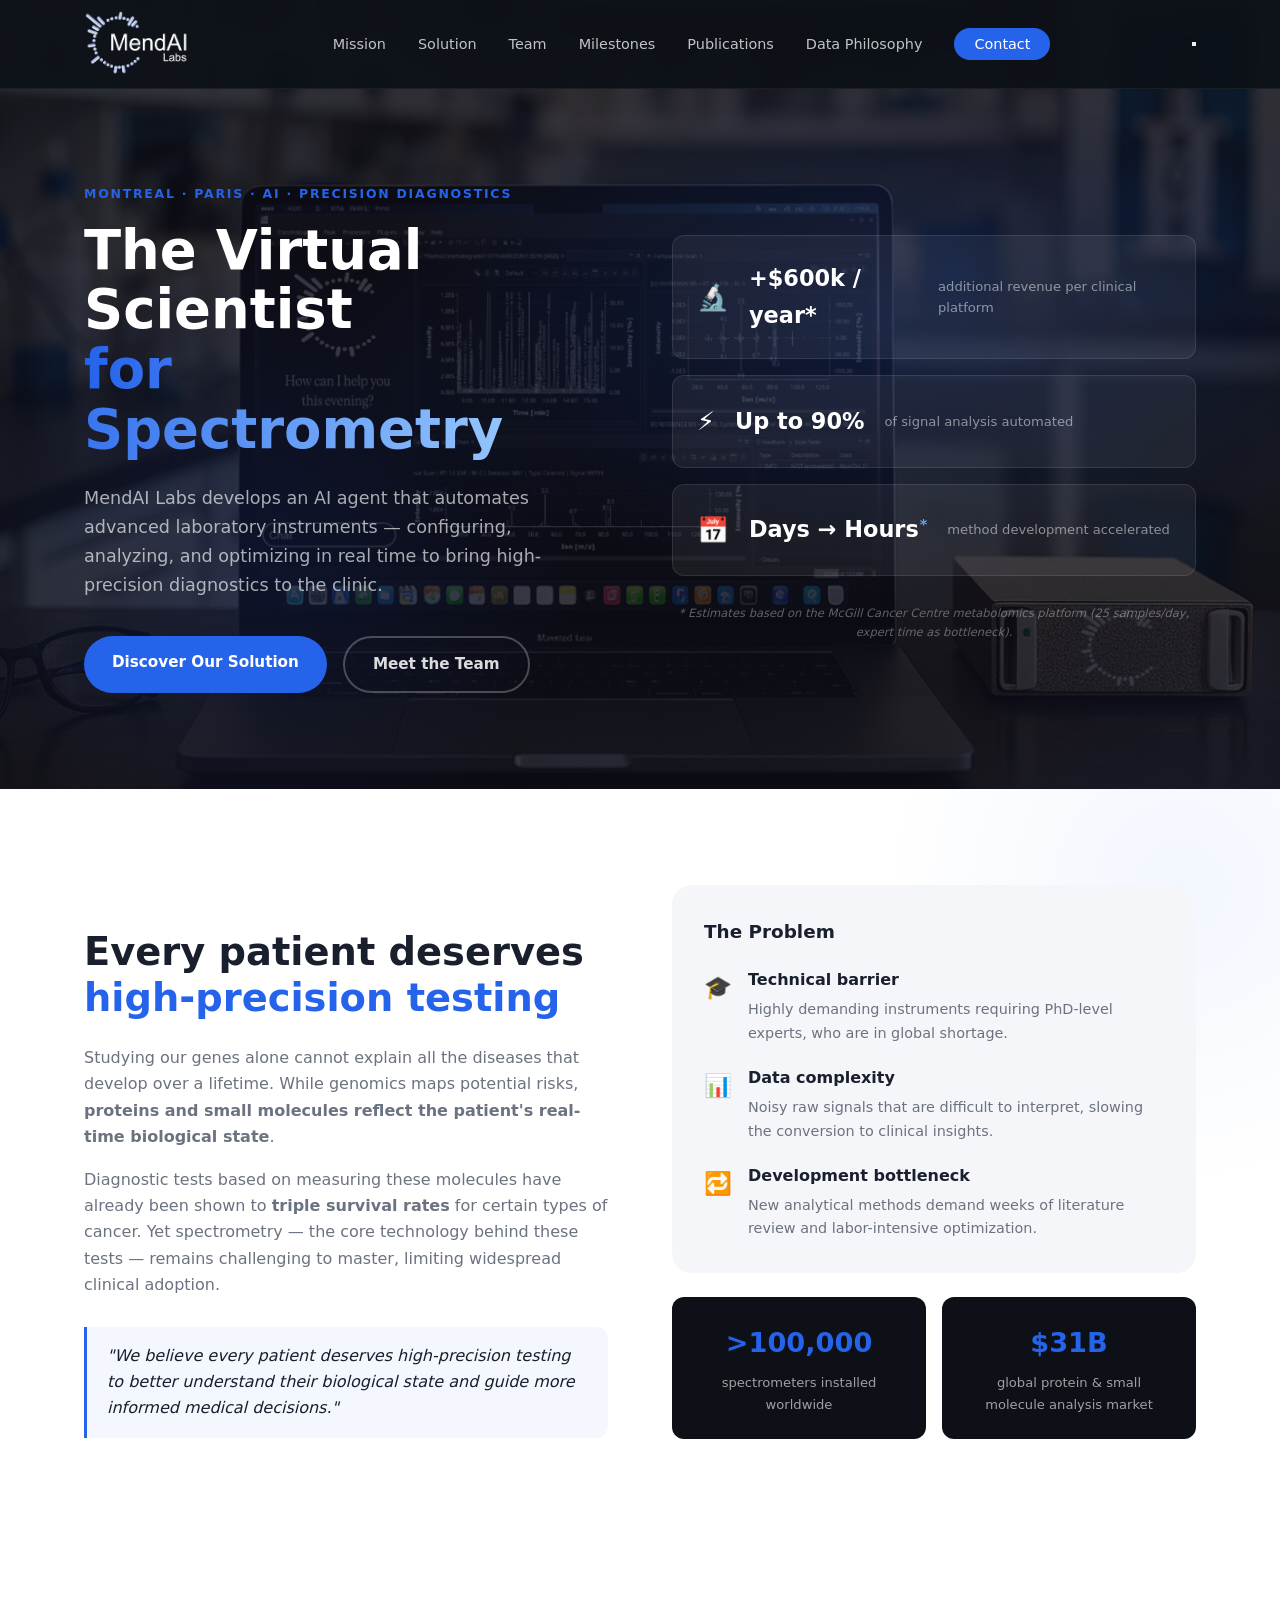
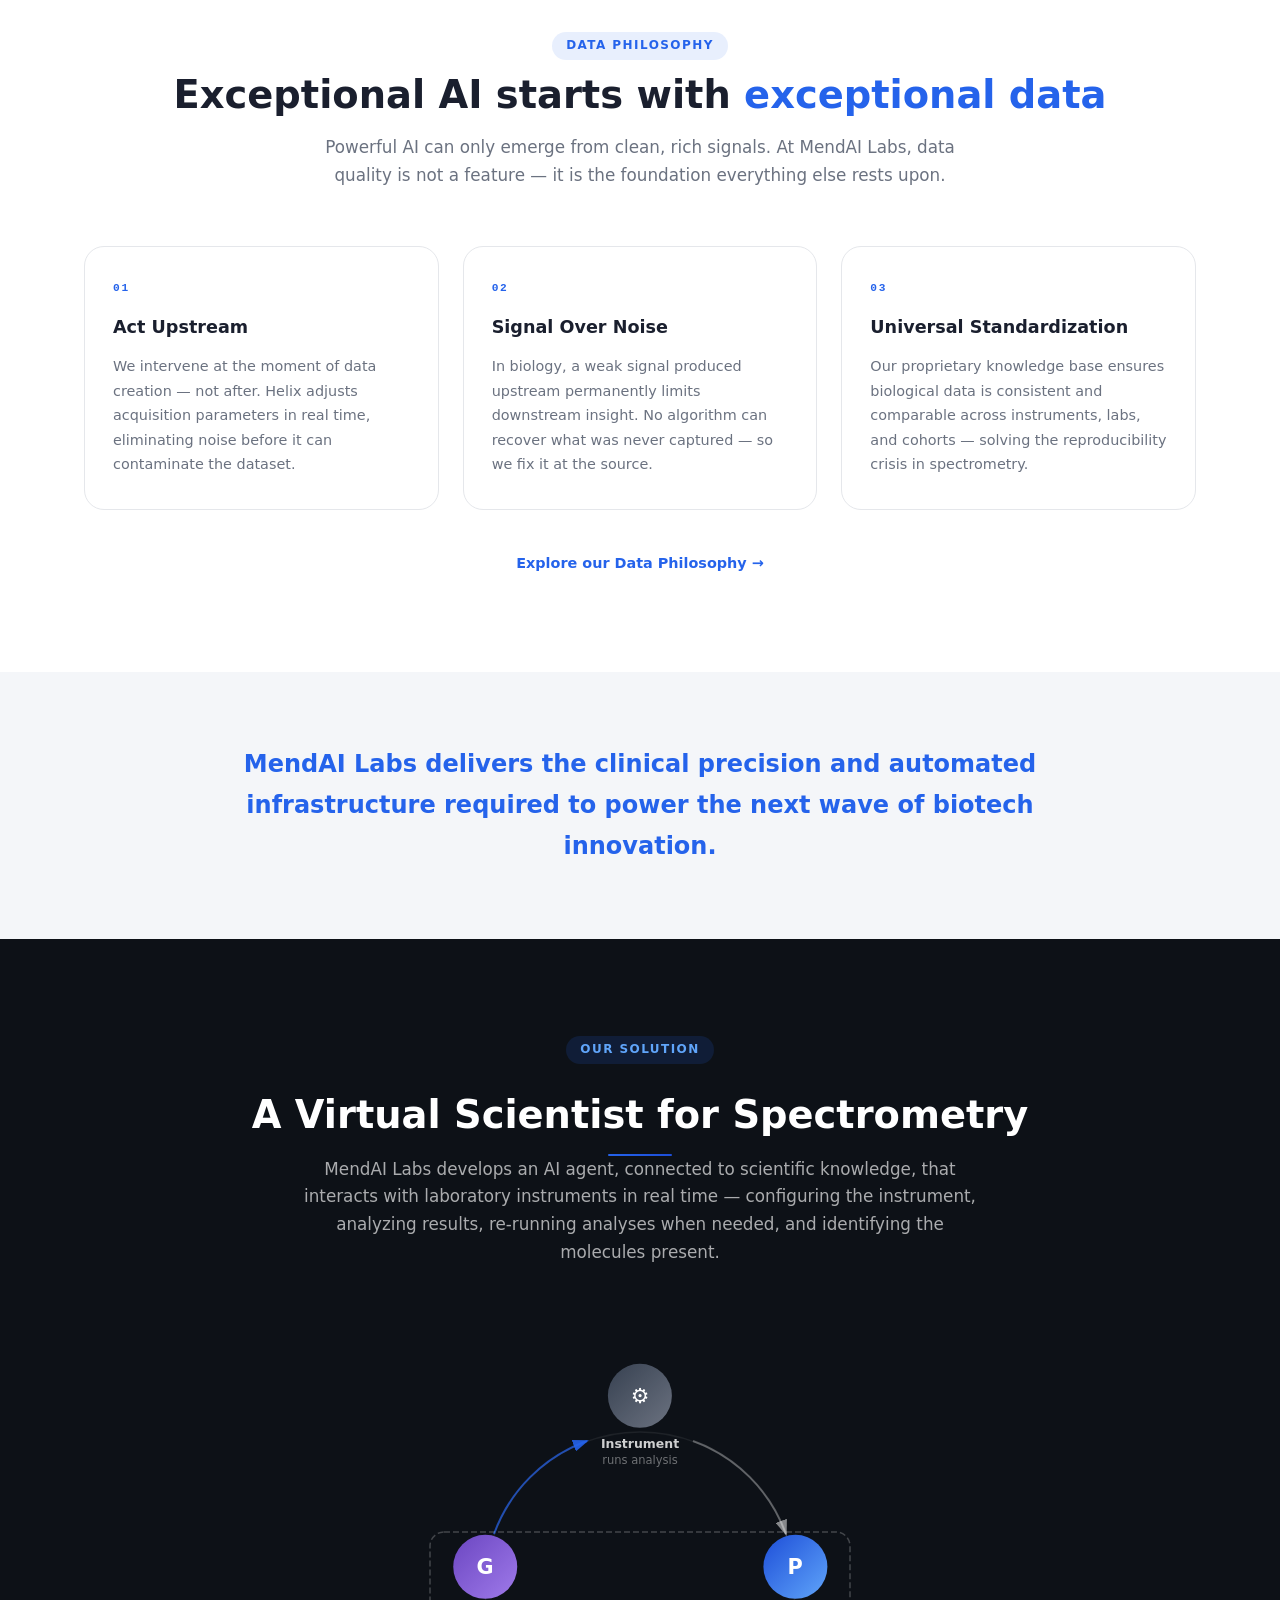
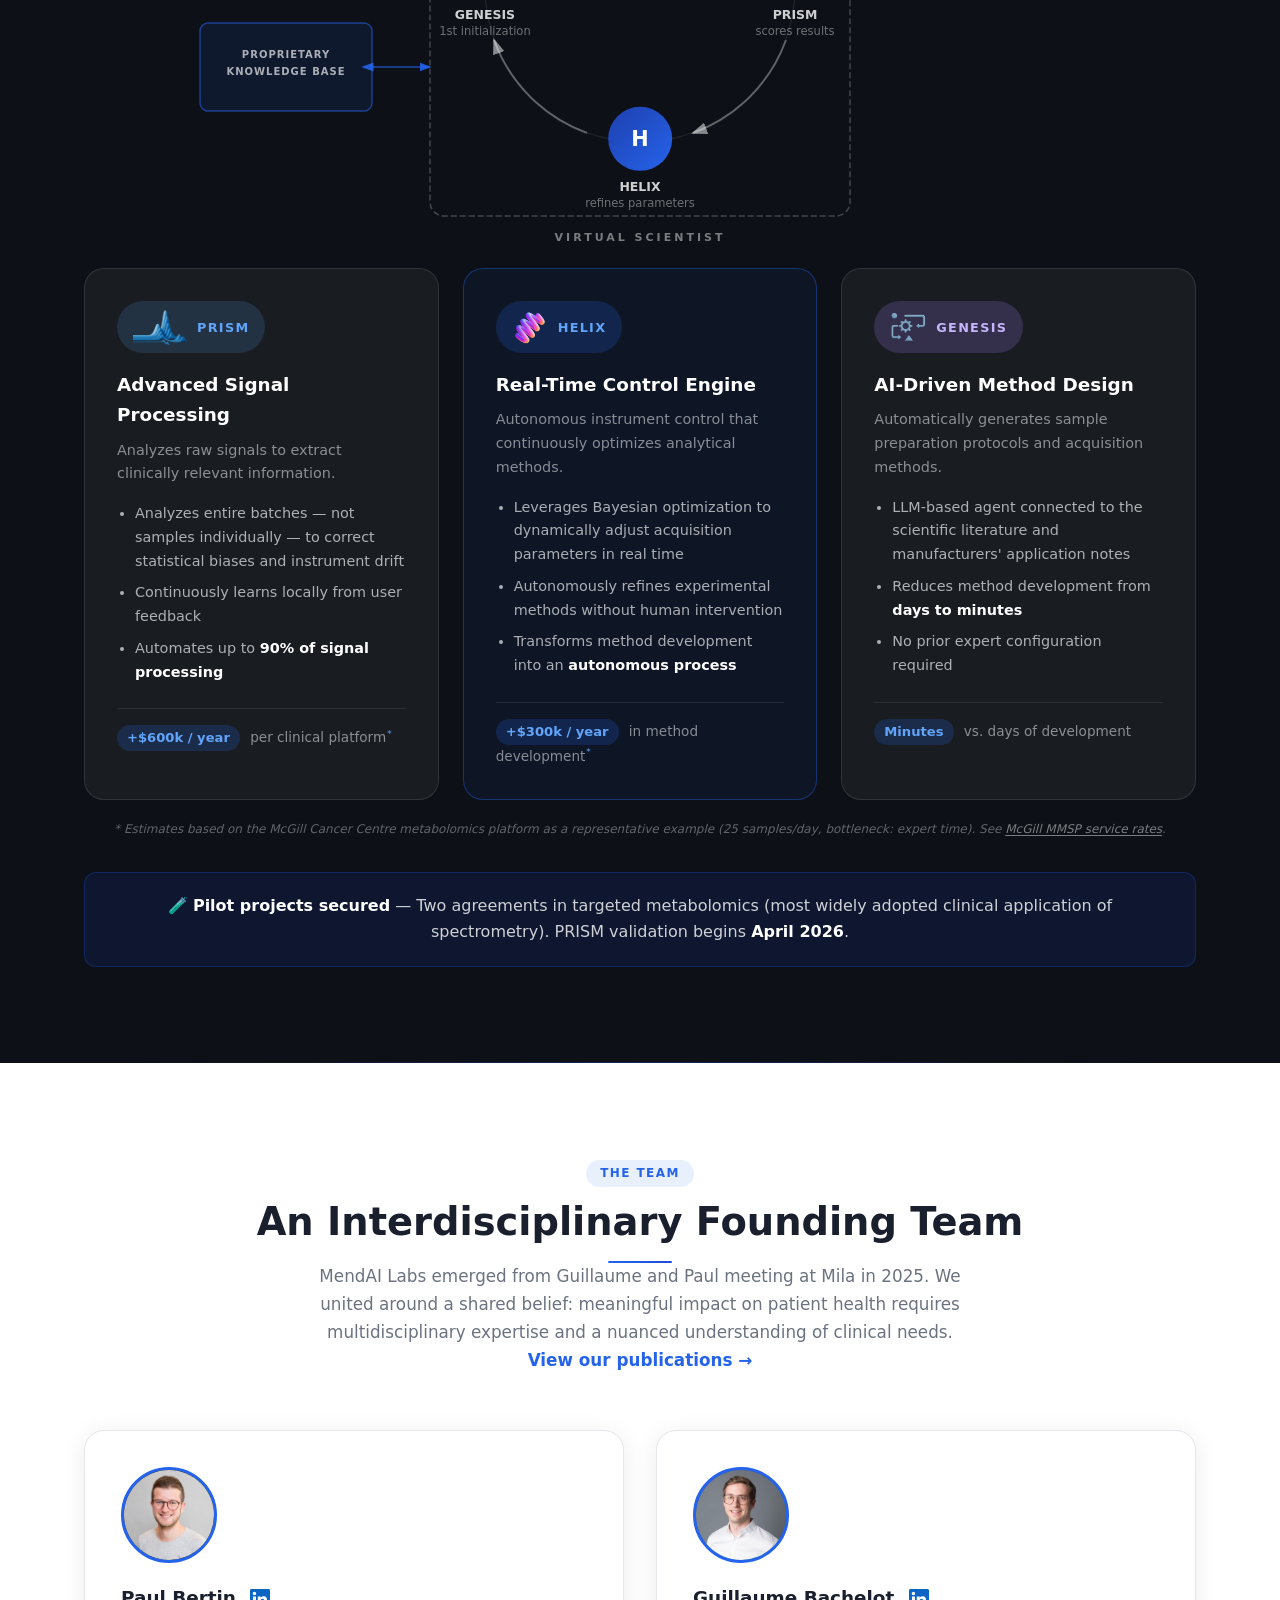
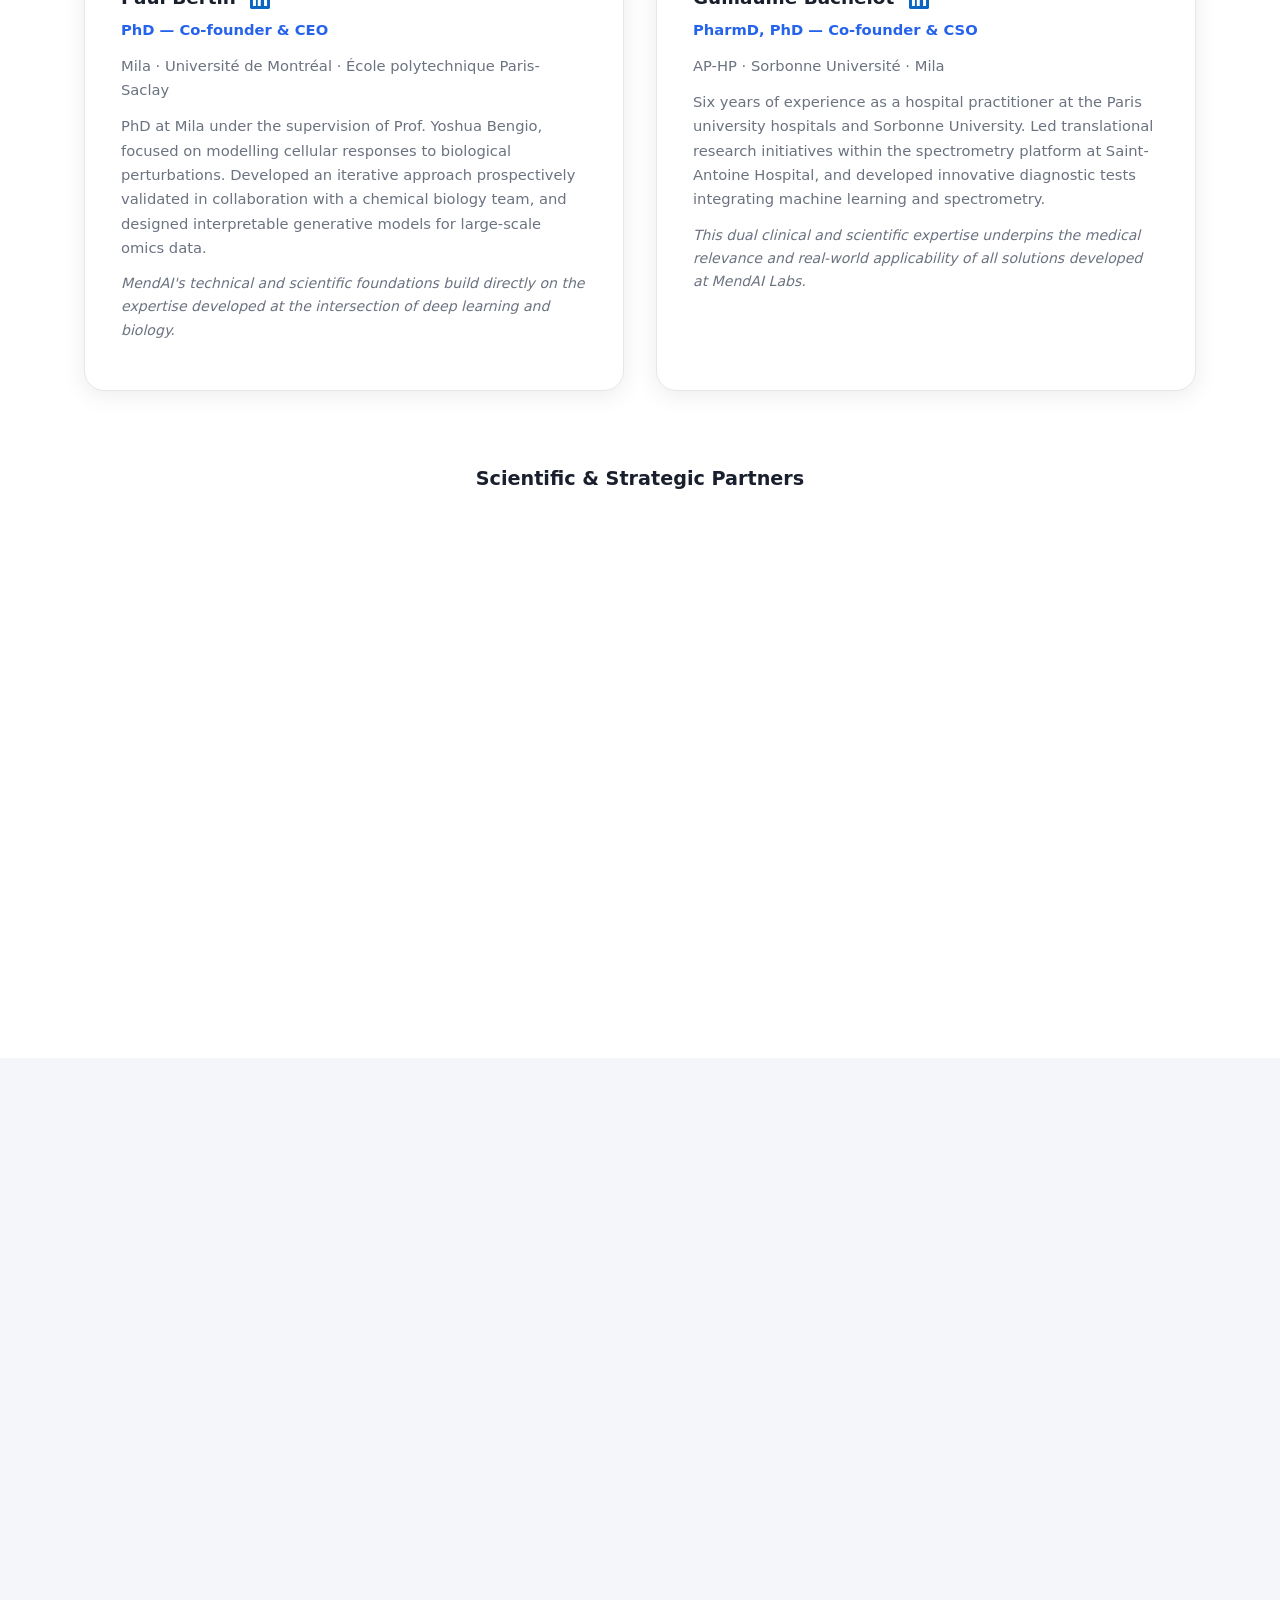
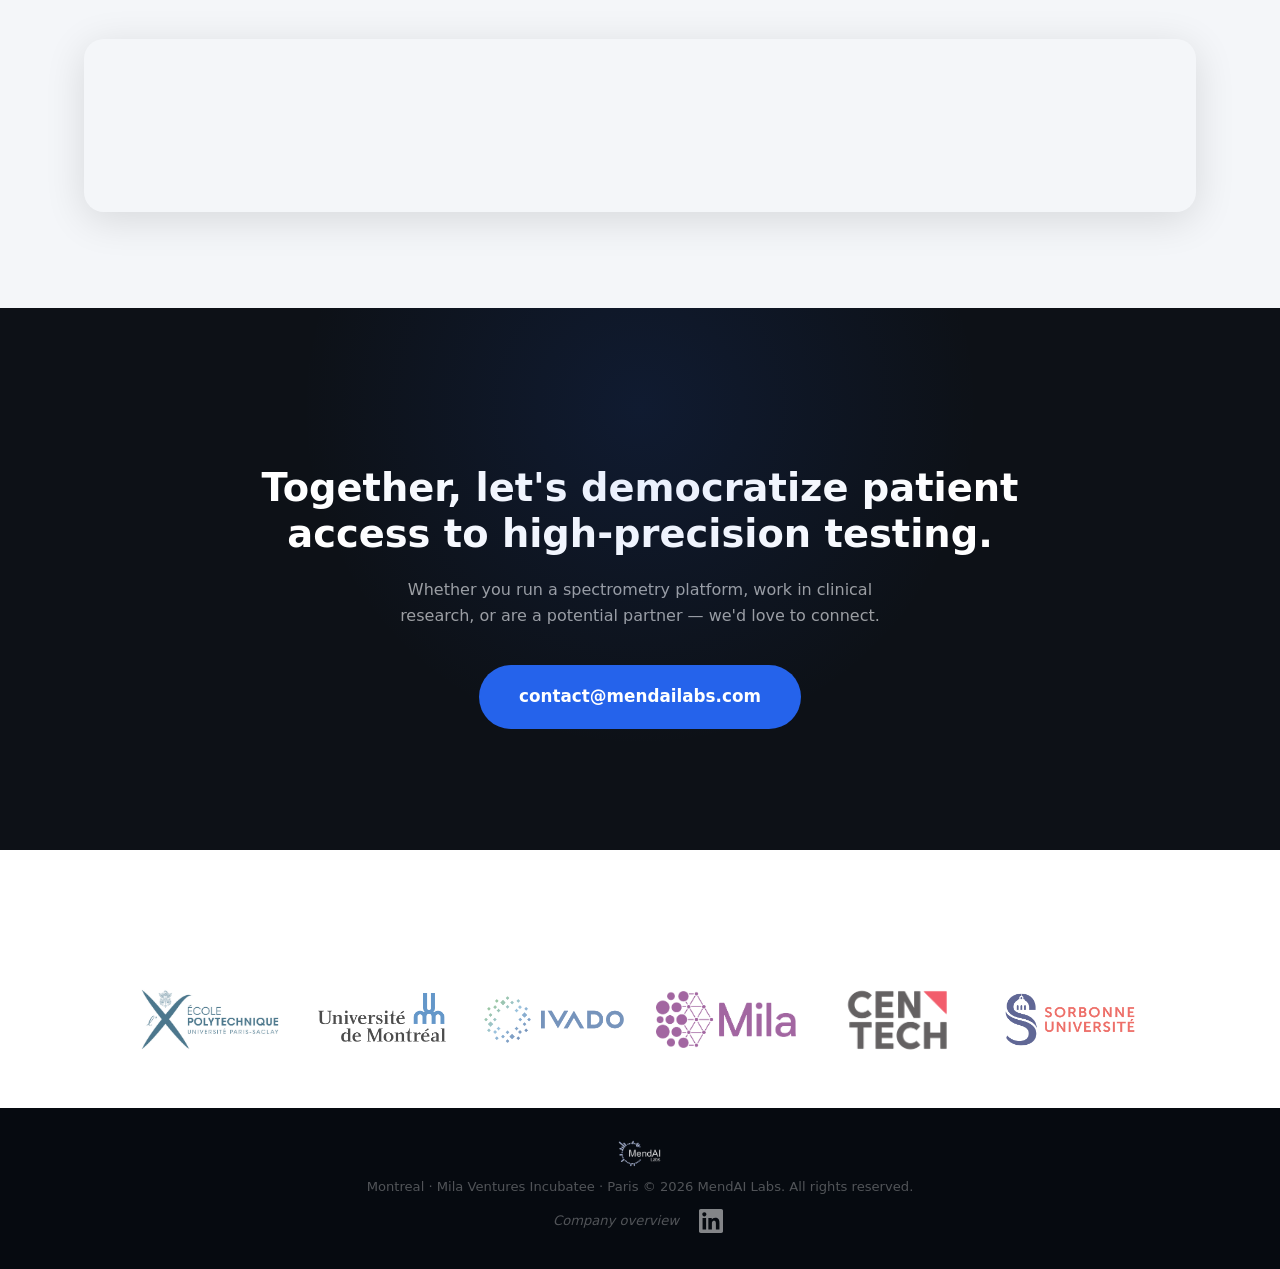
<file: index.html>
<!DOCTYPE html>
<html lang="en">
<head>
  <meta charset="UTF-8" />
  <meta name="viewport" content="width=device-width, initial-scale=1.0" />
  <title>MendAI Labs — The Virtual Scientist for Spectrometry</title>
  <link rel="stylesheet" href="assets/css/style.css" />
  <link rel="stylesheet" href="assets/css/animations.css" />
</head>
<body>
  <div id="scroll-progress"></div>

  <!-- NAV -->
  <nav class="nav">
    <div class="nav-inner">
      <a href="#" class="nav-logo">
        <img src="assets/images/logo.png" alt="MendAI Labs" class="nav-logo-img"
             onerror="this.style.display='none';this.nextElementSibling.style.display='flex'" />
        <span class="nav-logo-fallback"><span class="logo-dot"></span>MendAI <strong>Labs</strong></span>
      </a>
      <ul class="nav-links">
        <li><a href="#mission">Mission</a></li>
        <li><a href="#solution">Solution</a></li>
        <li><a href="#team">Team</a></li>
        <li><a href="#milestones">Milestones</a></li>
        <li><a href="publications.html">Publications</a></li>
        <li><a href="mendai_data_excellence_section.html">Data Philosophy</a></li>
        <li><a href="#contact" class="btn-nav">Contact</a></li>
      </ul>
    </div>
  </nav>

  <!-- HERO -->
  <section class="hero" id="top">
    <div class="hero-inner">
      <div class="hero-text">
        <p class="hero-eyebrow">Montreal · Paris · AI · Precision Diagnostics</p>
        <h1>The Virtual Scientist<br /><span class="accent">for Spectrometry</span></h1>
        <p class="hero-sub">
          MendAI Labs develops an AI agent that automates advanced laboratory
          instruments — configuring, analyzing, and optimizing in real time to
          bring high-precision diagnostics to the clinic.
        </p>
        <div class="hero-cta">
          <a href="#solution" class="btn-primary">Discover Our Solution</a>
          <a href="#team" class="btn-ghost">Meet the Team</a>
        </div>
      </div>
      <div class="hero-visual">
        <div class="hero-card">
          <div class="hero-card-icon">🔬</div>
          <p class="hero-card-stat">+$600k / year<span class="footnote-mark">*</span></p>
          <p class="hero-card-label">additional revenue per clinical platform</p>
        </div>
        <div class="hero-card">
          <div class="hero-card-icon">⚡</div>
          <p class="hero-card-stat">Up to 90%</p>
          <p class="hero-card-label">of signal analysis automated</p>
        </div>
        <div class="hero-card">
          <div class="hero-card-icon">📅</div>
          <p class="hero-card-stat">Days → Hours<span class="footnote-mark">*</span></p>
          <p class="hero-card-label">method development accelerated</p>
        </div>
        <p class="hero-footnote">* Estimates based on the McGill Cancer Centre metabolomics platform (25 samples/day, expert time as bottleneck).</p>
      </div>
    </div>
  </section>

  <!-- MISSION -->
  <section class="mission section-light" id="mission">
    <div class="container">
      <div class="mission-grid">
        <div class="mission-left">
          <span class="section-tag">Our Mission</span>
          <h2>Every patient deserves<br /><span class="accent">high-precision testing</span></h2>
          <p>
            Studying our genes alone cannot explain all the diseases that develop
            over a lifetime. While genomics maps potential risks,
            <strong>proteins and small molecules reflect the patient's real-time
            biological state</strong>.
          </p>
          <p>
            Diagnostic tests based on measuring these molecules have already been
            shown to <strong>triple survival rates</strong> for certain types of cancer.
            Yet spectrometry — the core technology behind these tests — remains
            challenging to master, limiting widespread clinical adoption.
          </p>
          <blockquote class="pull-quote">
            "We believe every patient deserves high-precision testing to better
            understand their biological state and guide more informed medical
            decisions."
          </blockquote>
        </div>
        <div class="mission-right">
          <div class="problem-box">
            <h3>The Problem</h3>
            <div class="problem-item">
              <span class="problem-icon">🎓</span>
              <div>
                <strong>Technical barrier</strong>
                <p>Highly demanding instruments requiring PhD-level experts, who are in global shortage.</p>
              </div>
            </div>
            <div class="problem-item">
              <span class="problem-icon">📊</span>
              <div>
                <strong>Data complexity</strong>
                <p>Noisy raw signals that are difficult to interpret, slowing the conversion to clinical insights.</p>
              </div>
            </div>
            <div class="problem-item">
              <span class="problem-icon">🔁</span>
              <div>
                <strong>Development bottleneck</strong>
                <p>New analytical methods demand weeks of literature review and labor-intensive optimization.</p>
              </div>
            </div>
          </div>
          <div class="stat-row">
            <div class="stat-box">
              <p class="stat-number">&gt;100,000</p>
              <p class="stat-desc">spectrometers installed worldwide</p>
            </div>
            <div class="stat-box">
              <p class="stat-number">$31B</p>
              <p class="stat-desc">global protein &amp; small molecule analysis market</p>
            </div>
          </div>
        </div>
      </div>
    </div>
  </section>

  <!-- DATA PHILOSOPHY TEASER -->
  <section class="data-phil section-light">
    <div class="container">
      <div class="section-header center">
        <span class="section-tag">Data Philosophy</span>
        <h2>Exceptional AI starts with <span class="accent">exceptional data</span></h2>
        <p class="section-intro">
          Powerful AI can only emerge from clean, rich signals. At MendAI Labs, data quality is not a feature — it is the foundation everything else rests upon.
        </p>
      </div>
      <div class="data-phil-grid">
        <div class="data-phil-card">
          <div class="data-phil-num">01</div>
          <h4>Act Upstream</h4>
          <p>We intervene at the moment of data creation — not after. Helix adjusts acquisition parameters in real time, eliminating noise before it can contaminate the dataset.</p>
        </div>
        <div class="data-phil-card">
          <div class="data-phil-num">02</div>
          <h4>Signal Over Noise</h4>
          <p>In biology, a weak signal produced upstream permanently limits downstream insight. No algorithm can recover what was never captured — so we fix it at the source.</p>
        </div>
        <div class="data-phil-card">
          <div class="data-phil-num">03</div>
          <h4>Universal Standardization</h4>
          <p>Our proprietary knowledge base ensures biological data is consistent and comparable across instruments, labs, and cohorts — solving the reproducibility crisis in spectrometry.</p>
        </div>
      </div>
      <div class="data-phil-cta">
        <a href="mendai_data_excellence_section.html" class="data-phil-link">Explore our Data Philosophy &rarr;</a>
      </div>
    </div>
  </section>

  <!-- VISION -->
  <section class="vision section-mid">
    <div class="container center">
      <p class="vision-statement">
        <span class="accent">MendAI Labs delivers the clinical precision and automated infrastructure required to power the next wave of biotech innovation.</span>
      </p>
    </div>
  </section>

  <!-- SOLUTION -->
  <section class="solution section-dark" id="solution">
    <div class="container">
      <div class="section-header center">
        <span class="section-tag-dark">Our Solution</span>
        <h2>A Virtual Scientist for Spectrometry</h2>
        <div class="section-line"></div>
        <p class="section-intro">
          MendAI Labs develops an AI agent, connected to scientific knowledge,
          that interacts with laboratory instruments in real time — configuring
          the instrument, analyzing results, re-running analyses when needed,
          and identifying the molecules present.
        </p>
      </div>

      <div class="cycle-diagram">
        <svg class="cycle-svg" viewBox="0 0 480 480" xmlns="http://www.w3.org/2000/svg" overflow="visible">
          <defs>
            <marker id="arr-white" markerWidth="8" markerHeight="6" refX="7" refY="3" orient="auto">
              <polygon points="0 0, 8 3, 0 6" fill="rgba(255,255,255,0.5)" />
            </marker>
            <marker id="arr-orange" markerWidth="8" markerHeight="6" refX="7" refY="3" orient="auto">
              <polygon points="0 0, 8 3, 0 6" fill="rgba(37,99,235,0.9)" />
            </marker>
            <marker id="arr-orange-rev" markerWidth="8" markerHeight="6" refX="1" refY="3" orient="auto-start-reverse">
              <polygon points="0 0, 8 3, 0 6" fill="rgba(37,99,235,0.9)" />
            </marker>
          </defs>

          <!-- Background ring -->
          <circle cx="240" cy="240" r="155" fill="none" stroke="rgba(255,255,255,0.07)" stroke-width="1.5" />

          <!-- Arc 1: Instrument(top) → PRISM(right) -->
          <path d="M 293 94 A 155 155 0 0 1 386 187" fill="none" stroke="rgba(255,255,255,0.3)" stroke-width="2" marker-end="url(#arr-white)" />
          <!-- Arc 2: PRISM(right) → HELIX(bottom) -->
          <path d="M 386 293 A 155 155 0 0 1 293 386" fill="none" stroke="rgba(255,255,255,0.3)" stroke-width="2" marker-end="url(#arr-white)" />
          <!-- Arc 3: HELIX(bottom) → GENESIS(left) -->
          <path d="M 187 386 A 155 155 0 0 1 94 293" fill="none" stroke="rgba(255,255,255,0.3)" stroke-width="2" marker-end="url(#arr-white)" />
          <!-- Arc 4: GENESIS(left) → Instrument(top) (feedback loop, orange dashed) -->
          <path d="M 94 187 A 155 155 0 0 1 187 94" fill="none" stroke="rgba(37,99,235,0.7)" stroke-width="2" stroke-dasharray="6,3" marker-end="url(#arr-orange)" />

          <!-- Dashed rectangle enclosing the AI trio (PRISM, HELIX, GENESIS) -->
          <rect x="30" y="185" width="420" height="284" fill="none" stroke="rgba(255,255,255,0.22)" stroke-width="1.5" stroke-dasharray="6,3" rx="14" />

          <!-- "VIRTUAL SCIENTIST" label below rectangle -->
          <text x="240" y="494" text-anchor="middle" fill="rgba(255,255,255,0.45)" font-size="11" font-family="system-ui,sans-serif" font-weight="700" letter-spacing="3">VIRTUAL SCIENTIST</text>

          <!-- Proprietary Knowledge Base box (left of diagram) -->
          <rect x="-200" y="276" width="172" height="88" fill="rgba(37,99,235,0.1)" stroke="rgba(37,99,235,0.55)" stroke-width="1.5" rx="8" />
          <text x="-114" y="311" text-anchor="middle" fill="rgba(255,255,255,0.65)" font-size="10" font-family="system-ui,sans-serif" font-weight="600" letter-spacing="1">PROPRIETARY</text>
          <text x="-114" y="328" text-anchor="middle" fill="rgba(255,255,255,0.65)" font-size="10" font-family="system-ui,sans-serif" font-weight="600" letter-spacing="1">KNOWLEDGE BASE</text>

          <!-- Double-headed arrow: PKB ↔ Rectangle -->
          <line x1="-28" y1="320" x2="30" y2="320" stroke="rgba(37,99,235,0.7)" stroke-width="1.5" marker-start="url(#arr-orange-rev)" marker-end="url(#arr-orange)" />
        </svg>

        <!-- Instrument — top (12 o'clock) -->
        <div class="cycle-node cycle-top">
          <div class="wf-icon instrument-icon">⚙</div>
          <div class="cycle-label">Instrument<br/><small>runs analysis</small></div>
        </div>
        <!-- PRISM — right (3 o'clock) -->
        <div class="cycle-node cycle-right">
          <div class="wf-icon prism-icon">P</div>
          <div class="cycle-label">PRISM<br/><small>scores results</small></div>
        </div>
        <!-- HELIX — bottom (6 o'clock) -->
        <div class="cycle-node cycle-bottom">
          <div class="wf-icon helix-icon">H</div>
          <div class="cycle-label">HELIX<br/><small>refines parameters</small></div>
        </div>
        <!-- GENESIS — left (9 o'clock) -->
        <div class="cycle-node cycle-left">
          <div class="wf-icon genesis-icon">G</div>
          <div class="cycle-label">GENESIS<br/><small>1st initialization</small></div>
        </div>
      </div>

      <div class="modules">
        <div class="module-card">
          <div class="module-badge prism-badge">
            <img src="assets/images/prism.png" alt="PRISM" class="badge-logo-img" onerror="this.style.display='none'" />
            <span class="badge-name">PRISM</span>
          </div>
          <h3>Advanced Signal Processing</h3>
          <p class="module-tag">Analyzes raw signals to extract clinically relevant information.</p>
          <ul>
            <li>Analyzes entire batches — not samples individually — to correct statistical biases and instrument drift</li>
            <li>Continuously learns locally from user feedback</li>
            <li>Automates up to <strong>90% of signal processing</strong></li>
          </ul>
          <div class="module-value">
            <span class="value-chip">+$600k / year</span> per clinical platform<span class="footnote-mark">*</span>
          </div>
        </div>

        <div class="module-card module-card-highlight">
          <div class="module-badge helix-badge">
            <img src="assets/images/helix.png" alt="HELIX" class="badge-logo-img" onerror="this.style.display='none'" />
            <span class="badge-name">HELIX</span>
          </div>
          <h3>Real-Time Control Engine</h3>
          <p class="module-tag">Autonomous instrument control that continuously optimizes analytical methods.</p>
          <ul>
            <li>Leverages Bayesian optimization to dynamically adjust acquisition parameters in real time</li>
            <li>Autonomously refines experimental methods without human intervention</li>
            <li>Transforms method development into an <strong>autonomous process</strong></li>
          </ul>
          <div class="module-value">
            <span class="value-chip">+$300k / year</span> in method development<span class="footnote-mark">*</span>
          </div>
        </div>

        <div class="module-card">
          <div class="module-badge genesis-badge">
            <img src="assets/images/genesis.png" alt="GENESIS" class="badge-logo-img" onerror="this.style.display='none'" />
            <span class="badge-name">GENESIS</span>
          </div>
          <h3>AI-Driven Method Design</h3>
          <p class="module-tag">Automatically generates sample preparation protocols and acquisition methods.</p>
          <ul>
            <li>LLM-based agent connected to the scientific literature and manufacturers' application notes</li>
            <li>Reduces method development from <strong>days to minutes</strong></li>
            <li>No prior expert configuration required</li>
          </ul>
          <div class="module-value">
            <span class="value-chip">Minutes</span> vs. days of development
          </div>
        </div>
      </div>

      <p class="modules-footnote">* Estimates based on the McGill Cancer Centre metabolomics platform as a representative example (25 samples/day, bottleneck: expert time). See <a href="https://www.mcgill.ca/mmsp/service-rate" target="_blank" rel="noopener">McGill MMSP service rates</a>.</p>

      <div class="pilot-banner">
        <p>
          🧪 <strong>Pilot projects secured</strong> — Two agreements in targeted metabolomics
          (most widely adopted clinical application of spectrometry).
          PRISM validation begins <strong>April 2026</strong>.
        </p>
      </div>
    </div>
  </section>

  <!-- TEAM -->
  <section class="team section-light" id="team">
    <div class="container">
      <div class="section-header center">
        <span class="section-tag">The Team</span>
        <h2>An Interdisciplinary Founding Team</h2>
        <div class="section-line"></div>
        <p class="section-intro">
          MendAI Labs emerged from Guillaume and Paul meeting at Mila in 2025.
          We united around a shared belief: meaningful impact on patient health
          requires multidisciplinary expertise and a nuanced understanding of
          clinical needs. <a href="publications.html" class="team-pub-link">View our publications →</a>
        </p>
      </div>

      <div class="founders">
        <div class="founder-card">
          <div class="founder-avatar photo">
            <img src="assets/images/paul.jpg" alt="Paul Bertin" onerror="this.parentElement.textContent='PB'" />
          </div>
          <h3>
            Paul Bertin
            <a href="https://www.linkedin.com/in/paul-bertin-1a04b9113/" target="_blank" rel="noopener" class="social-link">
              <svg xmlns="http://www.w3.org/2000/svg" width="20" height="20" viewBox="0 0 24 24" fill="#0A66C2">
                <path d="M20.447 20.452h-3.554v-5.569c0-1.328-.027-3.037-1.852-3.037-1.853 0-2.136 1.445-2.136 2.939v5.667H9.351V9h3.414v1.561h.046c.477-.9 1.637-1.85 3.37-1.85 3.601 0 4.267 2.37 4.267 5.455v6.286zM5.337 7.433c-1.144 0-2.063-.926-2.063-2.065 0-1.138.92-2.063 2.063-2.063 1.14 0 2.064.925 2.064 2.063 0 1.139-.925 2.065-2.064 2.065zm1.782 13.019H3.555V9h3.564v11.452zM22.225 0H1.771C.792 0 0 .774 0 1.729v20.542C0 23.227.792 24 1.771 24h20.451C23.2 24 24 23.227 24 22.271V1.729C24 .774 23.2 0 22.225 0z"/>
              </svg>
            </a>
          </h3>
          <p class="founder-title">PhD — Co-founder &amp; CEO</p>
          <p class="founder-affil">Mila · Université de Montréal · École polytechnique Paris-Saclay</p>
          <p>
            PhD at Mila under the supervision of Prof. Yoshua Bengio, focused on
            modelling cellular responses to biological perturbations. Developed an
            iterative approach prospectively validated in collaboration with a
            chemical biology team, and designed interpretable generative models for
            large-scale omics data.
          </p>
          <p class="founder-italic">
            MendAI's technical and scientific foundations build directly on the
            expertise developed at the intersection of deep learning and biology.
          </p>
        </div>

        <div class="founder-card">
          <div class="founder-avatar gb photo">
            <img src="assets/images/guillaume.jpg" alt="Guillaume Bachelot" onerror="this.parentElement.textContent='GB'" />
          </div>
          <h3>
            Guillaume Bachelot
            <a href="https://www.linkedin.com/in/guillaume-bachelot-73557153/" target="_blank" rel="noopener" class="social-link">
              <svg xmlns="http://www.w3.org/2000/svg" width="20" height="20" viewBox="0 0 24 24" fill="#0A66C2">
                <path d="M20.447 20.452h-3.554v-5.569c0-1.328-.027-3.037-1.852-3.037-1.853 0-2.136 1.445-2.136 2.939v5.667H9.351V9h3.414v1.561h.046c.477-.9 1.637-1.85 3.37-1.85 3.601 0 4.267 2.37 4.267 5.455v6.286zM5.337 7.433c-1.144 0-2.063-.926-2.063-2.065 0-1.138.92-2.063 2.063-2.063 1.14 0 2.064.925 2.064 2.063 0 1.139-.925 2.065-2.064 2.065zm1.782 13.019H3.555V9h3.564v11.452zM22.225 0H1.771C.792 0 0 .774 0 1.729v20.542C0 23.227.792 24 1.771 24h20.451C23.2 24 24 23.227 24 22.271V1.729C24 .774 23.2 0 22.225 0z"/>
              </svg>
            </a>
          </h3>
          <p class="founder-title">PharmD, PhD — Co-founder &amp; CSO</p>
          <p class="founder-affil">AP-HP · Sorbonne Université · Mila</p>
          <p>
            Six years of experience as a hospital practitioner at the Paris
            university hospitals and Sorbonne University. Led translational research
            initiatives within the spectrometry platform at Saint-Antoine Hospital,
            and developed innovative diagnostic tests integrating machine learning
            and spectrometry.
          </p>
          <p class="founder-italic">
            This dual clinical and scientific expertise underpins the medical
            relevance and real-world applicability of all solutions developed at
            MendAI Labs.
          </p>
        </div>
      </div>

      <div class="partners-section">
        <h3 class="partners-title">Scientific &amp; Strategic Partners</h3>
        <div class="partners-grid">
          <div class="partner-card">
            <div class="partner-avatar photo">
              <img src="assets/images/jc.png" alt="Jacques Corbeil" onerror="this.style.display='none';this.parentElement.textContent='JC'" />
            </div>
            <p class="partner-name">Jacques Corbeil</p>
            <p class="partner-role">Professor of Medicine, Research Chair in Medical Genomics</p>
          </div>
          <div class="partner-card">
            <div class="partner-avatar photo">
              <img src="assets/images/alb.png" alt="Alexandre Le Bouthillier" onerror="this.style.display='none';this.parentElement.textContent='AL'" />
            </div>
            <p class="partner-name">Alexandre Le Bouthillier</p>
            <p class="partner-role">Member of the Mila Board of Directors — Investor &amp; Entrepreneur</p>
          </div>
          <div class="partner-card">
            <div class="partner-avatar photo">
              <img src="assets/images/al.jpeg" alt="Antonin Lamazière" onerror="this.style.display='none';this.parentElement.textContent='AL'" />
            </div>
            <p class="partner-name">Antonin Lamazière</p>
            <p class="partner-role">Head of Clinical Metabolomics, Saint-Antoine Hospital, AP-HP, Paris</p>
          </div>
          <div class="partner-card">
            <div class="partner-avatar photo">
              <img src="assets/images/su2.jpg" alt="Sorbonne Université" onerror="this.style.display='none';this.parentElement.textContent='SU'" />
            </div>
            <p class="partner-name">Sorbonne Université</p>
            <p class="partner-role">Partner institution for PRISM &amp; HELIX validation — clinical research expertise</p>
          </div>
        </div>

        <div class="backing-row">
          <div class="backing-item">
            <span class="backing-icon">🏢</span>
            <div>
              <strong>Mila Ventures</strong>
              <p>Two-year incubation (starting January 2026) — access to top AI talent and computing infrastructure</p>
            </div>
          </div>
          <div class="backing-item">
            <span class="backing-icon">🏆</span>
            <div>
              <strong>Centech Acceleration Program</strong>
              <p>Alumni (Fall 2025) — Centech Entrepreneurs-in-Residence: Patrick d'Astous (EY), François Drolet (Medtronic / Roche)</p>
            </div>
          </div>
          <div class="backing-item">
            <span class="backing-icon">🎓</span>
            <div>
              <strong>IVADO Entrepreneurial Fellowship</strong>
              <p>Awarded to Paul (starting January 2026) — recognizing scientific rigour and commercial potential</p>
            </div>
          </div>
        </div>
      </div>
    </div>
  </section>

  <!-- MILESTONES -->
  <section class="milestones section-mid" id="milestones">
    <div class="container">
      <div class="section-header center">
        <span class="section-tag">Traction &amp; Roadmap</span>
        <h2>Milestones &amp; What's Next</h2>
        <div class="section-line"></div>
      </div>

      <div class="milestones-timeline">
        <div class="timeline-node">
          <div class="timeline-year">2026</div>
          <div class="timeline-dot"></div>
          <div class="timeline-content">
            <h4>Validation</h4>
            <ul>
              <li>PRISM validation at Sorbonne</li>
              <li>Begin HELIX development</li>
              <li>Pilot projects at McGill / St-Antoine</li>
            </ul>
          </div>
        </div>

        <div class="timeline-node">
          <div class="timeline-year">2027</div>
          <div class="timeline-dot"></div>
          <div class="timeline-content">
            <h4>Launch</h4>
            <ul>
              <li>PRISM + HELIX commercialization (B2B)</li>
              <li>PRISM &amp; HELIX pilot deployment</li>
              <li>OEM manufacturer negotiations</li>
            </ul>
          </div>
        </div>

        <div class="timeline-node">
          <div class="timeline-year">2028</div>
          <div class="timeline-dot"></div>
          <div class="timeline-content">
            <h4>Scaling</h4>
            <ul>
              <li>GENESIS development &amp; validation</li>
              <li>Native OEM integration (B2B2B)</li>
              <li>Clinical market expansion</li>
            </ul>
          </div>
        </div>
      </div>

      <div class="market-banner">
        <div class="market-stat">
          <p class="market-num">$7B → $15B</p>
          <p class="market-label">Global spectrometry market (2023 → 2029)</p>
        </div>
        <div class="market-stat">
          <p class="market-num">&gt;$6B</p>
          <p class="market-label">Serviceable Addressable Market (LC-MS, 2026)</p>
        </div>
        <div class="market-stat">
          <p class="market-num">$300M</p>
          <p class="market-label">MendAI target revenue (5% SAM capture)</p>
        </div>
      </div>
    </div>
  </section>

  <!-- CONTACT -->
  <section class="contact section-dark" id="contact">
    <div class="container center">
      <span class="section-tag-dark">Get in Touch</span>
      <h2>Together, let's democratize patient<br />access to high-precision testing.</h2>
      <p class="contact-sub">
        Whether you run a spectrometry platform, work in clinical research, or are
        a potential partner — we'd love to connect.
      </p>
      <a href="mailto:mendailabs@gmail.com" class="btn-primary btn-large">contact@mendailabs.com</a>
    </div>
  </section>

  <!-- INSTITUTIONS & PARTNERS -->
  <section class="logos-section">
    <div class="container">
      <p class="logos-title">Supported by</p>
      <div class="logos-grid">
        <div class="logo-item">
          <img src="assets/images/x.png" alt="X" class="partner-logo" />
        </div>
        <div class="logo-item">
          <img src="assets/images/udm.png" alt="Université de Montréal" class="partner-logo" />
        </div>
        <div class="logo-item">
          <img src="assets/images/ivado.png" alt="IVADO" class="partner-logo" />
        </div>
        <div class="logo-item">
          <img src="assets/images/mila.png" alt="Mila" class="partner-logo" />
        </div>
        <div class="logo-item">
          <img src="assets/images/centech.png" alt="Centech" class="partner-logo" />
        </div>
        <div class="logo-item">
          <img src="assets/images/su.png" alt="Sorbonne Université" class="partner-logo" />
        </div>
      </div>
    </div>
  </section>

  <!-- FOOTER -->
  <footer class="footer">
    <div class="footer-inner">
      <span class="nav-logo">
        <img src="assets/images/logo.png" alt="MendAI Labs" class="nav-logo-img footer-logo-img"
             onerror="this.style.display='none';this.nextElementSibling.style.display='flex'" />
        <span class="nav-logo-fallback"><span class="logo-dot"></span>MendAI <strong>Labs</strong></span>
      </span>
      <p>Montreal · Mila Ventures Incubatee · Paris © 2026 MendAI Labs. All rights reserved.</p>
      <div class="footer-bottom">
        <p class="footer-disclaimer">Company overview</p>
        <a href="https://www.linkedin.com/company/mendai-labs/posts/?feedView=all" target="_blank" rel="noopener" class="footer-social">
          <svg xmlns="http://www.w3.org/2000/svg" width="24" height="24" viewBox="0 0 24 24" fill="currentColor">
            <path d="M20.447 20.452h-3.554v-5.569c0-1.328-.027-3.037-1.852-3.037-1.853 0-2.136 1.445-2.136 2.939v5.667H9.351V9h3.414v1.561h.046c.477-.9 1.637-1.85 3.37-1.85 3.601 0 4.267 2.37 4.267 5.455v6.286zM5.337 7.433c-1.144 0-2.063-.926-2.063-2.065 0-1.138.92-2.063 2.063-2.063 1.14 0 2.064.925 2.064 2.063 0 1.139-.925 2.065-2.064 2.065zm1.782 13.019H3.555V9h3.564v11.452zM22.225 0H1.771C.792 0 0 .774 0 1.729v20.542C0 23.227.792 24 1.771 24h20.451C23.2 24 24 23.227 24 22.271V1.729C24 .774 23.2 0 22.225 0z"/>
          </svg>
        </a>
      </div>
    </div>
  </footer>

  <script src="assets/js/main.js" defer></script>
</body>
</html>
</file>
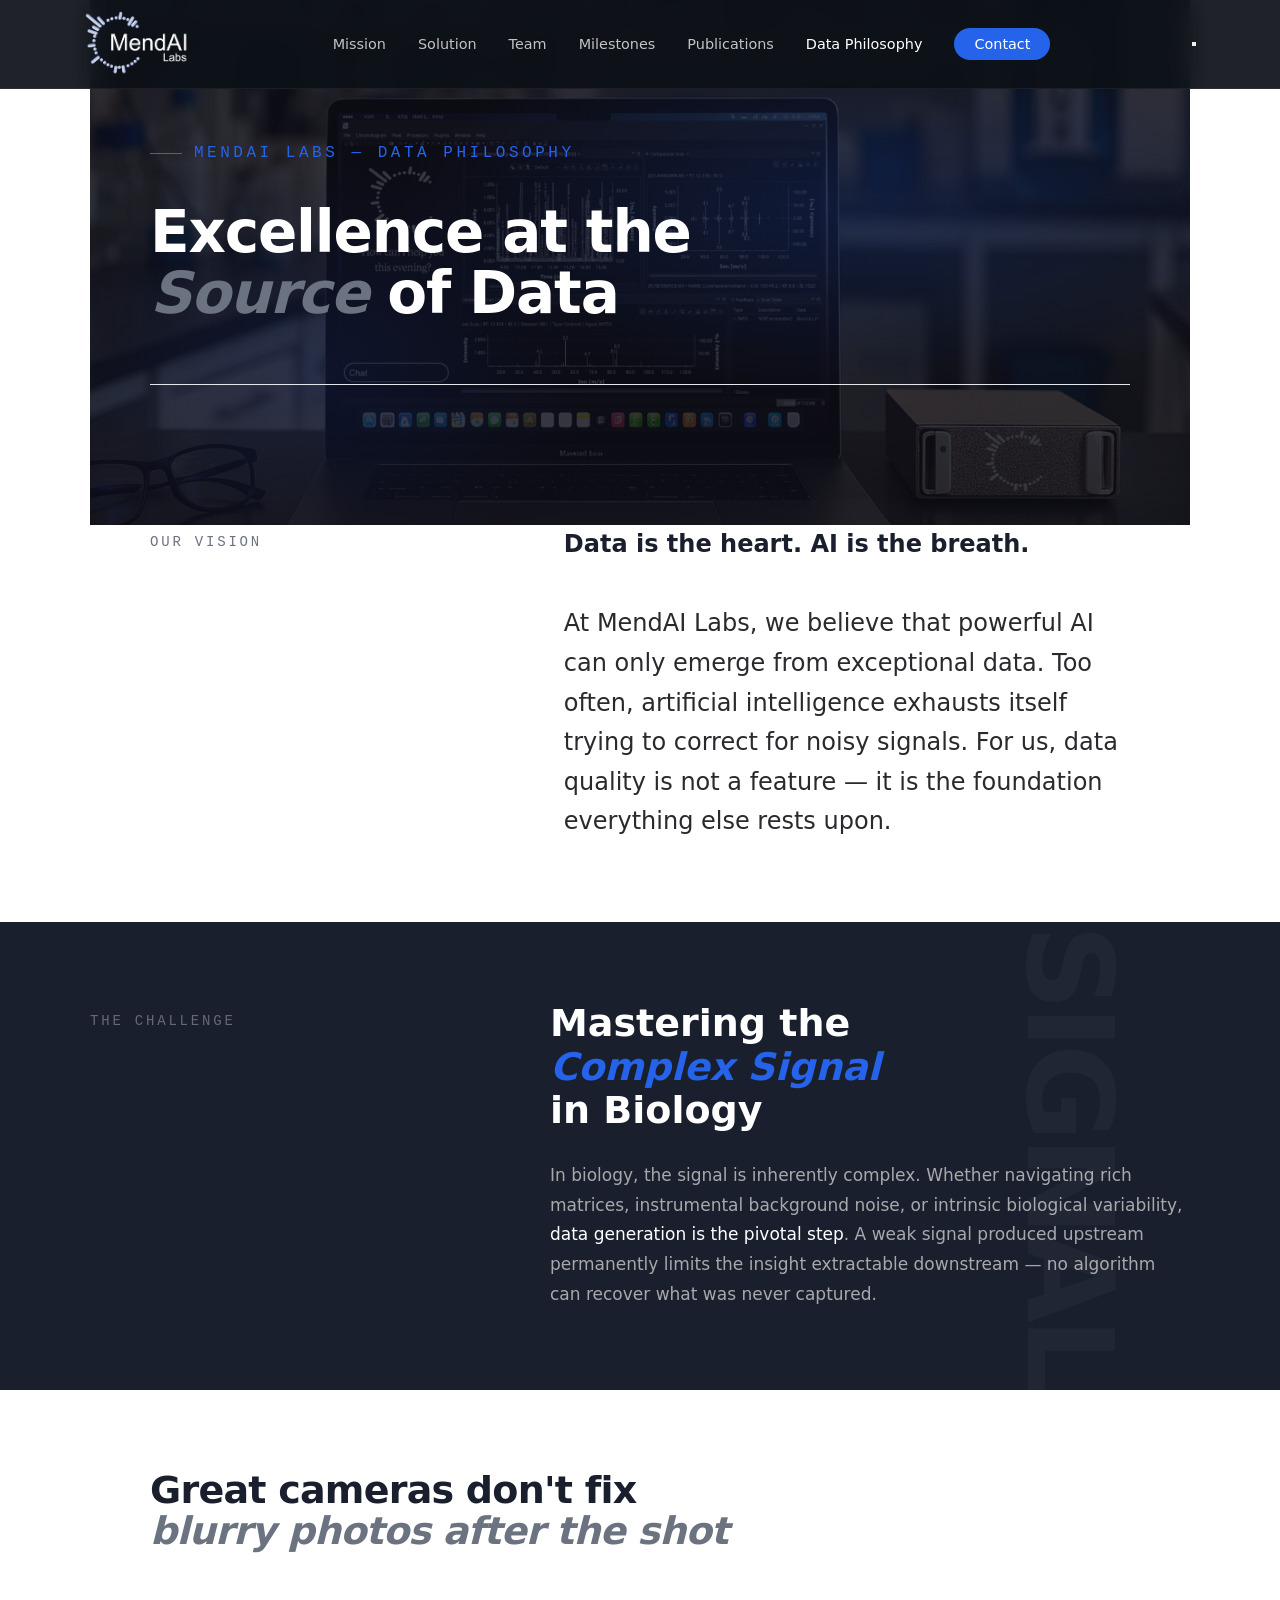
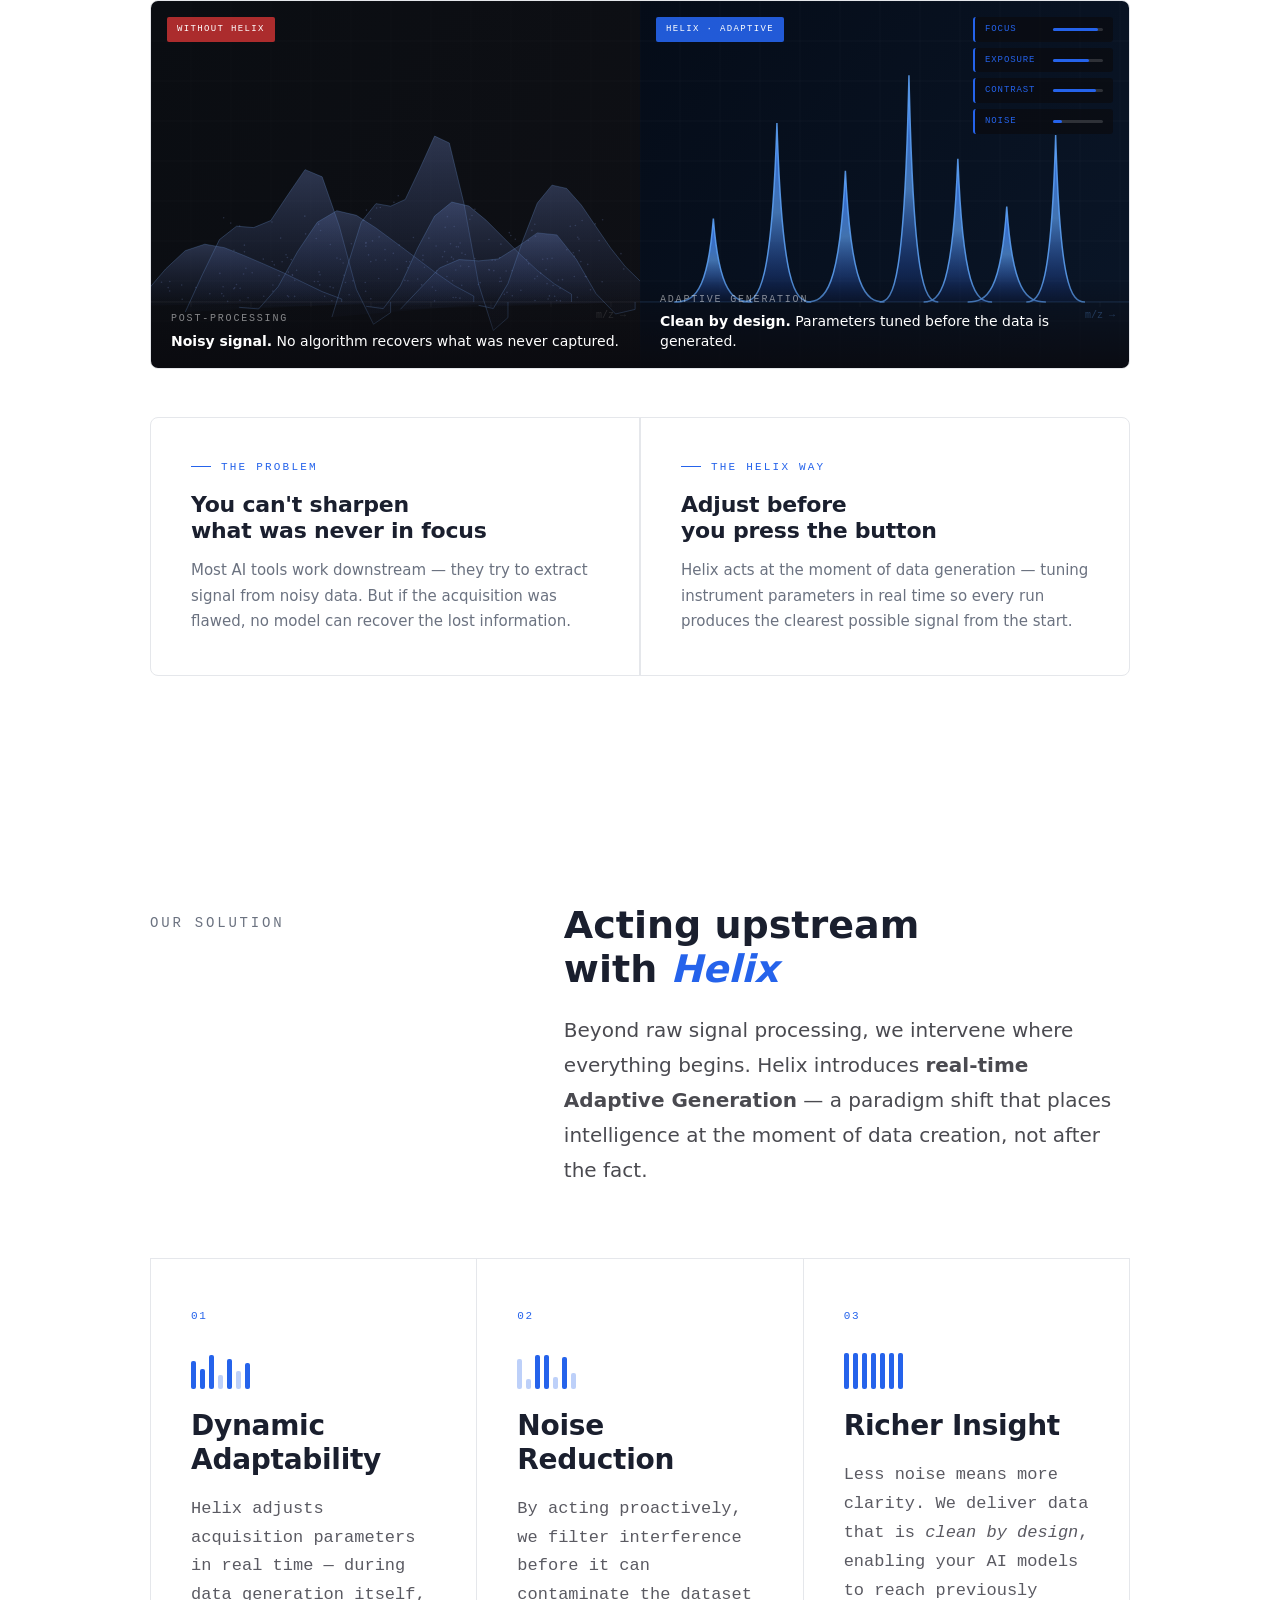
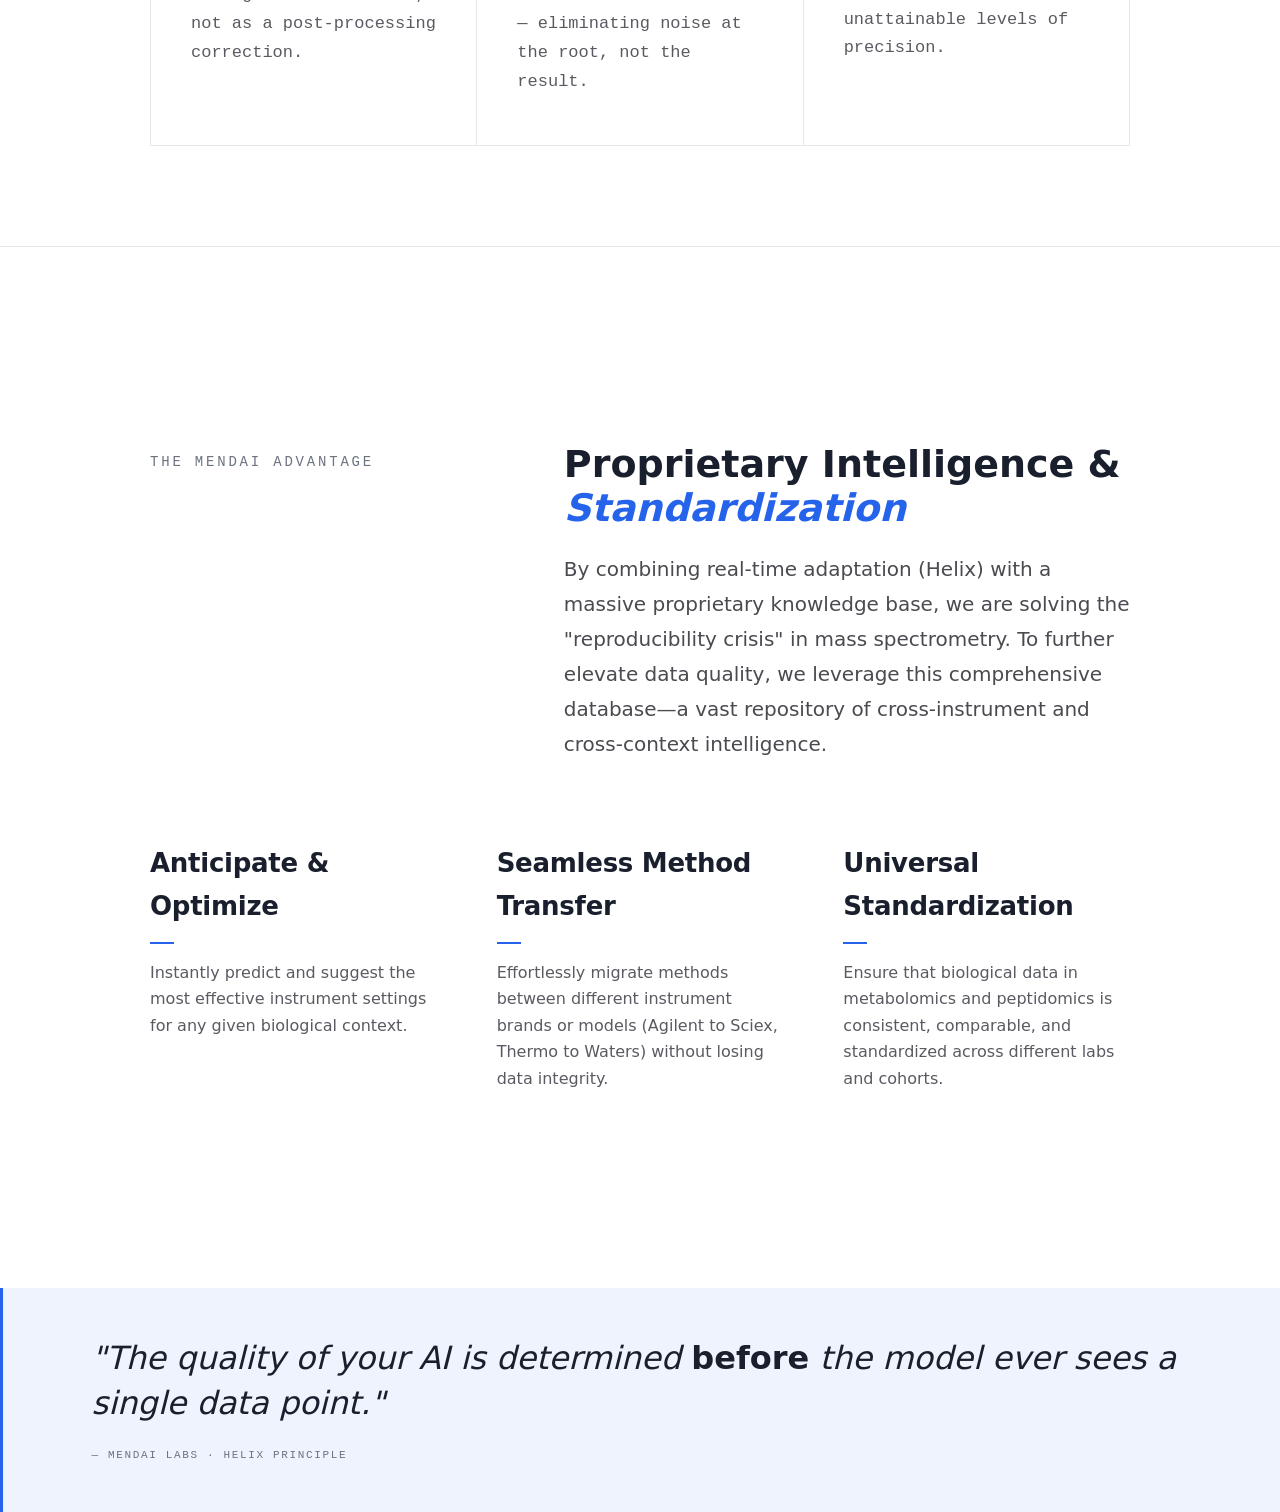
<file: mendai_data_excellence_section.html>
<!DOCTYPE html>
<html lang="en">
<head>
<meta charset="UTF-8">
<meta name="viewport" content="width=device-width, initial-scale=1.0">
<link rel="stylesheet" href="assets/css/style.css" />
<link rel="stylesheet" href="assets/css/animations.css" />
<style>
  :root {
    --ink: var(--text);
    --paper: var(--white);
    --signal: var(--orange);
    --signal-dim: rgba(37,99,235,0.08);
    --signal-mid: rgba(37,99,235,0.3);
    --muted: var(--text-muted);
    --rule: var(--border);
  }

  body {
    background: var(--white);
    color: var(--text);
    min-height: 100vh;
    overflow-x: hidden;
  }

  /* ── HERO SECTION ── */
  .hero {
    position: relative;
    padding: 140px 60px 80px;
    max-width: 1100px;
    margin: 0 auto;
  }

  .eyebrow {
    font-family: 'Courier New', monospace;
    font-size: 16px;
    font-weight: 300;
    letter-spacing: 0.22em;
    text-transform: uppercase;
    color: var(--signal);
    display: flex;
    align-items: center;
    gap: 12px;
    margin-bottom: 36px;
    opacity: 0;
    animation: fadeUp 0.6s ease forwards 0.1s;
  }
  .eyebrow::before {
    content: '';
    width: 32px;
    height: 1px;
    background: var(--signal);
  }

  .hero-title {
    font-size: clamp(36px, 5vw, 58px);
    font-weight: 700;
    line-height: 1.05;
    letter-spacing: -0.02em;
    max-width: 760px;
    opacity: 0;
    animation: fadeUp 0.8s ease forwards 0.25s;
  }
  .hero-title em {
    font-style: italic;
    color: var(--muted);
  }

  .divider-line {
    width: 100%;
    height: 1px;
    background: var(--rule);
    margin: 60px 0;
    opacity: 0;
    animation: fadeUp 0.6s ease forwards 0.4s;
  }

  /* ── VISION BLOCK ── */
  .vision {
    display: grid;
    grid-template-columns: 1fr 1.6fr;
    gap: 60px;
    max-width: 1100px;
    margin: 0 auto;
    padding: 0 60px 80px;
    opacity: 0;
    animation: fadeUp 0.8s ease forwards 0.5s;
  }

  .vision-label {
    font-family: 'Courier New', monospace;
    font-size: 14px;
    letter-spacing: 0.2em;
    text-transform: uppercase;
    color: var(--muted);
    padding-top: 6px;
  }

  .vision-body {
    font-size: 24px;
    font-weight: 300;
    line-height: 1.65;
    color: #2a2a2e;
  }
  .vision-body strong {
    font-weight: 700;
    color: var(--ink);
  }

  /* ── CHALLENGE STRIP ── */
  .challenge-strip {
    background: var(--ink);
    color: var(--paper);
    padding: 80px 60px;
    position: relative;
    overflow: hidden;
  }
  .challenge-strip::before {
    content: 'SIGNAL';
    position: absolute;
    right: -20px;
    top: 50%;
    transform: translateY(-50%) rotate(90deg);
    font-family: var(--font), sans-serif;
    font-size: 120px;
    font-weight: 700;
    letter-spacing: -0.05em;
    color: rgba(255,255,255,0.03);
    pointer-events: none;
    white-space: nowrap;
  }

  .challenge-inner {
    max-width: 1100px;
    margin: 0 auto;
    display: grid;
    grid-template-columns: 1fr 1.6fr;
    gap: 60px;
    align-items: start;
  }

  .challenge-label {
    font-family: 'Courier New', monospace;
    font-size: 14px;
    letter-spacing: 0.2em;
    text-transform: uppercase;
    color: rgba(245,243,238,0.35);
    padding-top: 8px;
  }
  .challenge-title {
    font-size: clamp(26px, 3vw, 38px);
    font-weight: 700;
    line-height: 1.15;
    margin-bottom: 28px;
    color: var(--paper);
  }
  .challenge-title em {
    font-style: italic;
    color: var(--signal);
  }
  .challenge-body {
    font-size: 17px;
    font-weight: 300;
    line-height: 1.75;
    color: rgba(245,243,238,0.65);
  }
  .challenge-body strong {
    color: var(--paper);
    font-weight: 400;
  }

  /* ── HELIX SECTION ── */
  .helix-section {
    max-width: 1100px;
    margin: 0 auto;
    padding: 100px 60px 0; /* Adjusted padding to flow into the next section */
  }

  .helix-header {
    display: grid;
    grid-template-columns: 1fr 1.6fr;
    gap: 60px;
    margin-bottom: 70px;
  }
  .helix-label {
    font-family: 'Courier New', monospace;
    font-size: 14px;
    letter-spacing: 0.2em;
    text-transform: uppercase;
    color: var(--muted);
    padding-top: 8px;
  }
  .helix-intro-title {
    font-size: clamp(26px, 3vw, 38px);
    font-weight: 700;
    line-height: 1.15;
    margin-bottom: 22px;
  }
  .helix-intro-title span {
    font-style: italic;
    color: var(--signal);
  }
  .helix-intro-body {
    font-size: 20px;
    font-weight: 300;
    line-height: 1.75;
    color: #4a4a50;
  }

  /* ── FEATURES ── */
  .features {
    display: grid;
    grid-template-columns: repeat(3, 1fr);
    gap: 1px;
    background: var(--rule);
    border: 1px solid var(--rule);
    margin-bottom: 100px;
  }

  .feature {
    background: var(--paper);
    padding: 48px 40px;
    position: relative;
    overflow: hidden;
    transition: background 0.4s ease;
  }
  .feature::after {
    content: '';
    position: absolute;
    bottom: 0; left: 0;
    width: 100%;
    height: 3px;
    background: var(--signal);
    transform: scaleX(0);
    transform-origin: left;
    transition: transform 0.4s ease;
  }
  .feature:hover { background: #f0ede6; }
  .feature:hover::after { transform: scaleX(1); }

  .feature-num {
    font-family: 'Courier New', monospace;
    font-size: 11px;
    color: var(--signal);
    letter-spacing: 0.15em;
    margin-bottom: 28px;
    display: block;
  }
  .feature-title {
    font-size: 28px;
    font-weight: 700;
    line-height: 1.2;
    margin-bottom: 18px;
    letter-spacing: -0.01em;
  }
  .feature-body {
    font-size: 17px;
    font-weight: 300;
    line-height: 1.7;
    color: #5a5a62;
    font-family: 'Courier New', monospace;
  }

  /* ── SIGNAL VISUALIZER (decorative) ── */
  .signal-vis {
    display: flex;
    align-items: flex-end;
    gap: 4px;
    height: 36px;
    margin-bottom: 20px;
  }
  .signal-bar {
    width: 5px;
    border-radius: 2px;
    background: var(--signal-mid);
    animation: pulse 1.6s ease-in-out infinite;
  }
  .signal-bar.active {
    background: var(--signal);
  }

  @keyframes pulse {
    0%, 100% { opacity: 0.4; transform: scaleY(0.6); }
    50% { opacity: 1; transform: scaleY(1); }
  }

  /* ── ADVANTAGE SECTION ── */
  .advantage-section {
    border-top: 1px solid var(--rule);
  }
  .advantage-inner {
    max-width: 1100px;
    margin: 0 auto;
    padding: 100px 60px;
  }
  .advantage-header {
    display: grid;
    grid-template-columns: 1fr 1.6fr;
    gap: 60px;
    margin-bottom: 80px;
  }
  .advantage-label {
    font-family: 'Courier New', monospace;
    font-size: 14px;
    letter-spacing: 0.2em;
    text-transform: uppercase;
    color: var(--muted);
    padding-top: 8px;
  }
  .advantage-title {
    font-size: clamp(26px, 3vw, 38px);
    font-weight: 700;
    line-height: 1.15;
    margin-bottom: 22px;
  }
  .advantage-title span {
    font-style: italic;
    color: var(--signal);
  }
  .advantage-intro {
    font-size: 20px;
    font-weight: 300;
    line-height: 1.75;
    color: #4a4a50;
  }
  .advantage-grid {
    display: grid;
    grid-template-columns: repeat(3, 1fr);
    gap: 60px;
  }
  .adv-item-title {
    font-size: 26px;
    font-weight: 700;
    margin-bottom: 16px;
    letter-spacing: -0.01em;
    position: relative;
    padding-bottom: 16px;
  }
  .adv-item-title::after {
    content: '';
    position: absolute;
    bottom: 0;
    left: 0;
    width: 24px;
    height: 2px;
    background: var(--signal);
  }
  .adv-item-body {
    font-size: 16px;
    font-weight: 300;
    line-height: 1.65;
    color: #5a5a62;
  }

  /* ── CLOSING QUOTE ── */
  .closing {
    background: var(--signal-dim);
    border-left: 3px solid var(--signal);
    padding: 48px 60px;
    margin: 0;
  }
  .closing-inner {
    max-width: 1100px;
    margin: 0 auto;
  }
  .closing-quote {
    font-size: clamp(22px, 3vw, 32px);
    font-weight: 300;
    line-height: 1.4;
    font-style: italic;
    color: var(--ink);
  }
  .closing-quote strong {
    font-style: normal;
    font-weight: 700;
    color: var(--ink);
  }
  .closing-attr {
    margin-top: 20px;
    font-family: 'Courier New', monospace;
    font-size: 11px;
    letter-spacing: 0.15em;
    text-transform: uppercase;
    color: var(--muted);
  }

  @keyframes fadeUp {
    from { opacity: 0; transform: translateY(24px); }
    to { opacity: 1; transform: translateY(0); }
  }

  /* ── CAMERA ANALOGY SECTION ── */
  .camera-section {
    max-width: 1100px;
    margin: 0 auto;
    padding: 80px 60px;
  }
  .cam-title {
    font-size: clamp(26px, 3vw, 38px);
    font-weight: 700;
    line-height: 1.08;
    letter-spacing: -0.02em;
    max-width: 680px;
    margin-bottom: 48px;
    color: var(--text);
  }
  .cam-title em { font-style: italic; color: var(--muted); }

  .cam-compare {
    display: grid;
    grid-template-columns: 1fr 1fr;
    gap: 0;
    border: 1px solid var(--rule);
    margin-bottom: 48px;
    overflow: hidden;
    border-radius: 8px;
  }
  .cam-photo-side {
    position: relative;
    aspect-ratio: 4/3;
    overflow: hidden;
  }
  .cam-photo-canvas { width: 100%; height: 100%; display: block; }
  .cam-photo-label {
    position: absolute;
    bottom: 0; left: 0; right: 0;
    padding: 16px 20px;
    background: linear-gradient(transparent, rgba(10,10,15,0.85));
    display: flex;
    flex-direction: column;
    gap: 4px;
  }
  .cam-photo-label-title {
    font-family: 'Courier New', monospace;
    font-size: 10px;
    font-weight: 400;
    letter-spacing: 0.18em;
    text-transform: uppercase;
    color: rgba(255,255,255,0.5);
  }
  .cam-photo-label-desc { font-size: 14px; font-weight: 300; color: #fff; line-height: 1.4; }
  .cam-photo-label-desc strong { font-weight: 700; }

  .cam-badge-bad {
    position: absolute;
    top: 16px; left: 16px;
    background: rgba(200,50,50,0.85);
    color: #fff;
    font-family: 'Courier New', monospace;
    font-size: 9px;
    letter-spacing: 0.15em;
    text-transform: uppercase;
    padding: 5px 10px;
    border-radius: 2px;
  }
  .cam-badge-good {
    position: absolute;
    top: 16px; left: 16px;
    background: rgba(37,99,235,0.9);
    color: #fff;
    font-family: 'Courier New', monospace;
    font-size: 9px;
    letter-spacing: 0.15em;
    text-transform: uppercase;
    padding: 5px 10px;
    border-radius: 2px;
  }
  .cam-params-overlay {
    position: absolute;
    top: 16px; right: 16px;
    display: flex;
    flex-direction: column;
    gap: 6px;
  }
  .cam-param-row {
    display: flex;
    align-items: center;
    gap: 8px;
    background: rgba(10,10,15,0.7);
    padding: 5px 10px;
    border-radius: 3px;
    border-left: 2px solid var(--signal);
  }
  .cam-param-name {
    font-family: 'Courier New', monospace;
    font-size: 9px;
    letter-spacing: 0.1em;
    color: var(--signal);
    text-transform: uppercase;
    min-width: 60px;
  }
  .cam-param-bar-wrap { width: 50px; height: 3px; background: rgba(255,255,255,0.15); border-radius: 2px; }
  .cam-param-bar { height: 100%; background: var(--signal); border-radius: 2px; }

  .cam-insight {
    display: grid;
    grid-template-columns: 1fr 2px 1fr;
    gap: 0;
    margin-bottom: 48px;
    border: 1px solid var(--rule);
    border-radius: 8px;
    overflow: hidden;
  }
  .cam-insight-divider { background: var(--rule); }
  .cam-insight-block { padding: 40px; }
  .cam-insight-icon {
    font-family: 'Courier New', monospace;
    font-size: 11px;
    letter-spacing: 0.2em;
    text-transform: uppercase;
    color: var(--signal);
    margin-bottom: 16px;
    display: flex;
    align-items: center;
    gap: 10px;
  }
  .cam-insight-icon::before { content: ''; width: 20px; height: 1px; background: var(--signal); }
  .cam-insight-title {
    font-size: 22px;
    font-weight: 700;
    line-height: 1.2;
    margin-bottom: 14px;
    color: var(--text);
    letter-spacing: -0.01em;
  }
  .cam-insight-body {
    font-size: 15px;
    font-weight: 400;
    line-height: 1.7;
    color: var(--text-muted);
  }

  /* ── RESPONSIVE ── */
  @media (max-width: 760px) {
    .hero, .helix-section, .advantage-inner { padding: 60px 28px; }
    .vision, .challenge-inner, .helix-header, .advantage-header { grid-template-columns: 1fr; gap: 24px; padding: 0 28px 60px; }
    .advantage-header { padding: 0 0 40px; }
    .challenge-strip { padding: 60px 28px; }
    .challenge-inner { padding: 0; }
    .features, .advantage-grid { grid-template-columns: 1fr; gap: 40px; }
    .features { margin-bottom: 60px; gap: 1px; }
    .closing { padding: 40px 28px; }
    .camera-section { padding: 60px 28px; }
    .cam-compare { grid-template-columns: 1fr; }
    .cam-insight { grid-template-columns: 1fr; }
    .cam-insight-divider { display: none; }
    .cam-insight-block { padding: 28px; }
  }
</style>
</head>
<body>
  <div id="scroll-progress"></div>

  <nav class="nav">
    <div class="nav-inner">
      <a href="index.html" class="nav-logo">
        <img src="assets/images/logo.png" alt="MendAI Labs" class="nav-logo-img"
             onerror="this.style.display='none';this.nextElementSibling.style.display='flex'" />
        <span class="nav-logo-fallback"><span class="logo-dot"></span>MendAI <strong>Labs</strong></span>
      </a>
      <ul class="nav-links">
        <li><a href="index.html#mission">Mission</a></li>
        <li><a href="index.html#solution">Solution</a></li>
        <li><a href="index.html#team">Team</a></li>
        <li><a href="index.html#milestones">Milestones</a></li>
        <li><a href="publications.html">Publications</a></li>
        <li><a href="mendai_data_excellence_section.html" class="active">Data Philosophy</a></li>
        <li><a href="index.html#contact" class="btn-nav">Contact</a></li>
      </ul>
    </div>
  </nav>

<section class="hero">
  <div class="eyebrow">MendAI Labs — Data Philosophy</div>
  <h1 class="hero-title">Excellence at the<br><em>Source</em> of Data</h1>
  <div class="divider-line"></div>
</section>

<section class="vision">
  <div class="vision-label">Our Vision</div>
  <div class="vision-body">
    <strong>Data is the heart. AI is the breath.</strong><br><br>
    At MendAI Labs, we believe that powerful AI can only emerge from exceptional data. Too often, artificial intelligence exhausts itself trying to correct for noisy signals. For us, data quality is not a feature — it is the foundation everything else rests upon.
  </div>
</section>

<section class="challenge-strip">
  <div class="challenge-inner">
    <div class="challenge-label">The Challenge</div>
    <div>
      <h2 class="challenge-title">Mastering the<br><em>Complex Signal</em><br>in Biology</h2>
      <p class="challenge-body">
        In biology, the signal is inherently complex. Whether navigating rich matrices, instrumental background noise, or intrinsic biological variability, <strong>data generation is the pivotal step</strong>. A weak signal produced upstream permanently limits the insight extractable downstream — no algorithm can recover what was never captured.
      </p>
    </div>
  </div>
</section>

<section class="camera-section">
  <h2 class="cam-title">
    Great cameras don't fix<br>
    <em>blurry photos after the shot</em>
  </h2>

  <div class="cam-compare">
    <div class="cam-photo-side">
      <canvas class="cam-photo-canvas" id="blurCanvas"></canvas>
      <div class="cam-badge-bad">Without Helix</div>
      <div class="cam-photo-label">
        <div class="cam-photo-label-title">Post-processing</div>
        <div class="cam-photo-label-desc"><strong>Noisy signal.</strong> No algorithm recovers what was never captured.</div>
      </div>
    </div>
    <div class="cam-photo-side">
      <canvas class="cam-photo-canvas" id="sharpCanvas"></canvas>
      <div class="cam-badge-good">Helix · adaptive</div>
      <div class="cam-params-overlay">
        <div class="cam-param-row">
          <span class="cam-param-name">Focus</span>
          <div class="cam-param-bar-wrap"><div class="cam-param-bar" style="width:90%"></div></div>
        </div>
        <div class="cam-param-row">
          <span class="cam-param-name">Exposure</span>
          <div class="cam-param-bar-wrap"><div class="cam-param-bar" style="width:72%"></div></div>
        </div>
        <div class="cam-param-row">
          <span class="cam-param-name">Contrast</span>
          <div class="cam-param-bar-wrap"><div class="cam-param-bar" style="width:85%"></div></div>
        </div>
        <div class="cam-param-row">
          <span class="cam-param-name">Noise</span>
          <div class="cam-param-bar-wrap"><div class="cam-param-bar" style="width:18%"></div></div>
        </div>
      </div>
      <div class="cam-photo-label">
        <div class="cam-photo-label-title">Adaptive generation</div>
        <div class="cam-photo-label-desc"><strong>Clean by design.</strong> Parameters tuned before the data is generated.</div>
      </div>
    </div>
  </div>

  <div class="cam-insight">
    <div class="cam-insight-block">
      <div class="cam-insight-icon">The problem</div>
      <div class="cam-insight-title">You can't sharpen<br>what was never in focus</div>
      <div class="cam-insight-body">Most AI tools work downstream — they try to extract signal from noisy data. But if the acquisition was flawed, no model can recover the lost information.</div>
    </div>
    <div class="cam-insight-divider"></div>
    <div class="cam-insight-block">
      <div class="cam-insight-icon">The Helix way</div>
      <div class="cam-insight-title">Adjust before<br>you press the button</div>
      <div class="cam-insight-body">Helix acts at the moment of data generation — tuning instrument parameters in real time so every run produces the clearest possible signal from the start.</div>
    </div>
  </div>
</section>

<section class="helix-section">
  <div class="helix-header">
    <div class="helix-label">Our Solution</div>
    <div>
      <h2 class="helix-intro-title">Acting upstream<br>with <span>Helix</span></h2>
      <p class="helix-intro-body">
        Beyond raw signal processing, we intervene where everything begins. Helix introduces <strong>real-time Adaptive Generation</strong> — a paradigm shift that places intelligence at the moment of data creation, not after the fact.
      </p>
    </div>
  </div>

  <div class="features">

    <div class="feature">
      <span class="feature-num">01</span>
      <div class="signal-vis">
        <div class="signal-bar active" style="height:28px; animation-delay:0s"></div>
        <div class="signal-bar active" style="height:20px; animation-delay:0.15s"></div>
        <div class="signal-bar active" style="height:34px; animation-delay:0.3s"></div>
        <div class="signal-bar" style="height:14px; animation-delay:0.45s"></div>
        <div class="signal-bar active" style="height:30px; animation-delay:0.6s"></div>
        <div class="signal-bar" style="height:18px; animation-delay:0.75s"></div>
        <div class="signal-bar active" style="height:26px; animation-delay:0.9s"></div>
      </div>
      <h3 class="feature-title">Dynamic Adaptability</h3>
      <p class="feature-body">Helix adjusts acquisition parameters in real time — during data generation itself, not as a post-processing correction.</p>
    </div>

    <div class="feature">
      <span class="feature-num">02</span>
      <div class="signal-vis">
        <div class="signal-bar" style="height:30px; animation-delay:0.1s"></div>
        <div class="signal-bar" style="height:10px; animation-delay:0.2s"></div>
        <div class="signal-bar active" style="height:34px; animation-delay:0.35s"></div>
        <div class="signal-bar active" style="height:34px; animation-delay:0.5s"></div>
        <div class="signal-bar" style="height:12px; animation-delay:0.65s"></div>
        <div class="signal-bar active" style="height:32px; animation-delay:0.8s"></div>
        <div class="signal-bar" style="height:16px; animation-delay:0.95s"></div>
      </div>
      <h3 class="feature-title">Noise Reduction</h3>
      <p class="feature-body">By acting proactively, we filter interference before it can contaminate the dataset — eliminating noise at the root, not the result.</p>
    </div>

    <div class="feature">
      <span class="feature-num">03</span>
      <div class="signal-vis">
        <div class="signal-bar active" style="height:36px; animation-delay:0s"></div>
        <div class="signal-bar active" style="height:36px; animation-delay:0.1s"></div>
        <div class="signal-bar active" style="height:36px; animation-delay:0.2s"></div>
        <div class="signal-bar active" style="height:36px; animation-delay:0.3s"></div>
        <div class="signal-bar active" style="height:36px; animation-delay:0.4s"></div>
        <div class="signal-bar active" style="height:36px; animation-delay:0.5s"></div>
        <div class="signal-bar active" style="height:36px; animation-delay:0.6s"></div>
      </div>
      <h3 class="feature-title">Richer Insight</h3>
      <p class="feature-body">Less noise means more clarity. We deliver data that is <em>clean by design</em>, enabling your AI models to reach previously unattainable levels of precision.</p>
    </div>

  </div>
</section>

<section class="advantage-section">
  <div class="advantage-inner">
    <div class="advantage-header">
      <div class="advantage-label">The MendAI Advantage</div>
      <div>
        <h2 class="advantage-title">Proprietary Intelligence &<br><span>Standardization</span></h2>
        <p class="advantage-intro">
          By combining real-time adaptation (Helix) with a massive proprietary knowledge base, we are solving the "reproducibility crisis" in mass spectrometry. To further elevate data quality, we leverage this comprehensive database—a vast repository of cross-instrument and cross-context intelligence.
        </p>
      </div>
    </div>

    <div class="advantage-grid">
      <div class="adv-item">
        <h3 class="adv-item-title">Anticipate & Optimize</h3>
        <p class="adv-item-body">Instantly predict and suggest the most effective instrument settings for any given biological context.</p>
      </div>
      <div class="adv-item">
        <h3 class="adv-item-title">Seamless Method Transfer</h3>
        <p class="adv-item-body">Effortlessly migrate methods between different instrument brands or models (Agilent to Sciex, Thermo to Waters) without losing data integrity.</p>
      </div>
      <div class="adv-item">
        <h3 class="adv-item-title">Universal Standardization</h3>
        <p class="adv-item-body">Ensure that biological data in metabolomics and peptidomics is consistent, comparable, and standardized across different labs and cohorts.</p>
      </div>
    </div>
  </div>
</section>

<div class="closing">
  <div class="closing-inner">
    <p class="closing-quote">"The quality of your AI is determined <strong>before</strong> the model ever sees a single data point."</p>
    <p class="closing-attr">— MendAI Labs · Helix Principle</p>
  </div>
</div>

  <script src="assets/js/main.js" defer></script>
  <script>
    function drawScene(canvas, sharp) {
      const dpr = window.devicePixelRatio || 1;
      const W = canvas.offsetWidth || 480;
      const H = canvas.offsetHeight || 360;
      canvas.width = W * dpr;
      canvas.height = H * dpr;
      const ctx = canvas.getContext('2d');
      ctx.scale(dpr, dpr);

      const bg = ctx.createLinearGradient(0, 0, W, H);
      bg.addColorStop(0, sharp ? '#050c18' : '#0a0d12');
      bg.addColorStop(1, sharp ? '#0a1628' : '#0f1015');
      ctx.fillStyle = bg;
      ctx.fillRect(0, 0, W, H);

      ctx.strokeStyle = sharp ? 'rgba(255,255,255,0.05)' : 'rgba(255,255,255,0.03)';
      ctx.lineWidth = 0.5;
      for (let x = 0; x < W; x += 40) { ctx.beginPath(); ctx.moveTo(x, 0); ctx.lineTo(x, H); ctx.stroke(); }
      for (let y = 0; y < H; y += 40) { ctx.beginPath(); ctx.moveTo(0, y); ctx.lineTo(W, y); ctx.stroke(); }

      const peaks = [
        { x: 0.15, h: 0.35, w: 0.04 }, { x: 0.28, h: 0.75, w: 0.035 },
        { x: 0.42, h: 0.55, w: 0.04 }, { x: 0.55, h: 0.95, w: 0.03 },
        { x: 0.65, h: 0.60, w: 0.035 }, { x: 0.75, h: 0.40, w: 0.04 },
        { x: 0.85, h: 0.70, w: 0.03 },
      ];
      const baseline = H * 0.82;

      peaks.forEach((p, i) => {
        const cx = p.x * W, peakH = p.h * H * 0.65, pw = p.w * W;
        if (sharp) {
          const grad = ctx.createLinearGradient(cx, baseline - peakH, cx, baseline);
          grad.addColorStop(0, 'rgba(37,99,235,0.95)');
          grad.addColorStop(0.5, 'rgba(96,165,250,0.65)');
          grad.addColorStop(1, 'rgba(29,78,216,0.1)');
          ctx.beginPath();
          ctx.moveTo(cx - pw * 2, baseline);
          ctx.bezierCurveTo(cx - pw, baseline, cx - pw * 0.3, baseline - peakH * 0.1, cx, baseline - peakH);
          ctx.bezierCurveTo(cx + pw * 0.3, baseline - peakH * 0.1, cx + pw, baseline, cx + pw * 2, baseline);
          ctx.fillStyle = grad; ctx.fill();
          ctx.beginPath();
          ctx.moveTo(cx - pw * 2, baseline);
          ctx.bezierCurveTo(cx - pw, baseline, cx - pw * 0.3, baseline - peakH * 0.1, cx, baseline - peakH);
          ctx.bezierCurveTo(cx + pw * 0.3, baseline - peakH * 0.1, cx + pw, baseline, cx + pw * 2, baseline);
          ctx.strokeStyle = 'rgba(96,165,250,0.85)'; ctx.lineWidth = 1.5; ctx.stroke();
        } else {
          const bw = pw * 4;
          const grad = ctx.createLinearGradient(cx, baseline - peakH * 0.7, cx, baseline);
          grad.addColorStop(0, 'rgba(100,120,180,0.35)');
          grad.addColorStop(1, 'rgba(60,80,140,0.05)');
          ctx.beginPath();
          const steps = 12;
          for (let s = 0; s <= steps; s++) {
            const t = s / steps;
            const nx = cx - bw * 1.5 + t * bw * 3;
            const bell = Math.exp(-Math.pow((t - 0.5) * 3.5, 2));
            const noise = (Math.sin(s * 7.3 + i * 3.1) * 0.18 + Math.cos(s * 13.7) * 0.12) * peakH * 0.7;
            const ny = baseline - bell * peakH * 0.7 + noise;
            if (s === 0) ctx.moveTo(nx, ny); else ctx.lineTo(nx, ny);
          }
          ctx.lineTo(cx + bw * 1.5, baseline);
          ctx.fillStyle = grad; ctx.fill();
          ctx.strokeStyle = 'rgba(100,140,200,0.3)'; ctx.lineWidth = 1; ctx.stroke();
          for (let n = 0; n < 30; n++) {
            const nx = cx - bw + Math.random() * bw * 2;
            const ny = baseline - Math.random() * peakH * 0.5;
            ctx.beginPath(); ctx.arc(nx, ny, 0.8, 0, Math.PI * 2);
            ctx.fillStyle = 'rgba(120,140,200,0.25)'; ctx.fill();
          }
        }
      });

      ctx.beginPath(); ctx.moveTo(0, baseline); ctx.lineTo(W, baseline);
      ctx.strokeStyle = sharp ? 'rgba(96,165,250,0.25)' : 'rgba(255,255,255,0.07)';
      ctx.lineWidth = 1; ctx.stroke();
      for (let x = 40; x < W; x += 60) {
        ctx.beginPath(); ctx.moveTo(x, baseline); ctx.lineTo(x, baseline + 5);
        ctx.strokeStyle = 'rgba(255,255,255,0.1)'; ctx.lineWidth = 0.5; ctx.stroke();
      }
      ctx.fillStyle = sharp ? 'rgba(96,165,250,0.45)' : 'rgba(255,255,255,0.15)';
      ctx.font = '10px Courier New, monospace';
      ctx.fillText('m/z →', W - 44, baseline + 16);
    }

    function initCanvases() {
      const b = document.getElementById('blurCanvas');
      const s = document.getElementById('sharpCanvas');
      if (!b || !s) return;
      drawScene(b, false);
      drawScene(s, true);
    }
    if (document.readyState === 'loading') {
      document.addEventListener('DOMContentLoaded', initCanvases);
    } else {
      setTimeout(initCanvases, 100);
    }
    window.addEventListener('resize', () => setTimeout(initCanvases, 50));
  </script>
</body>
</html>
</file>
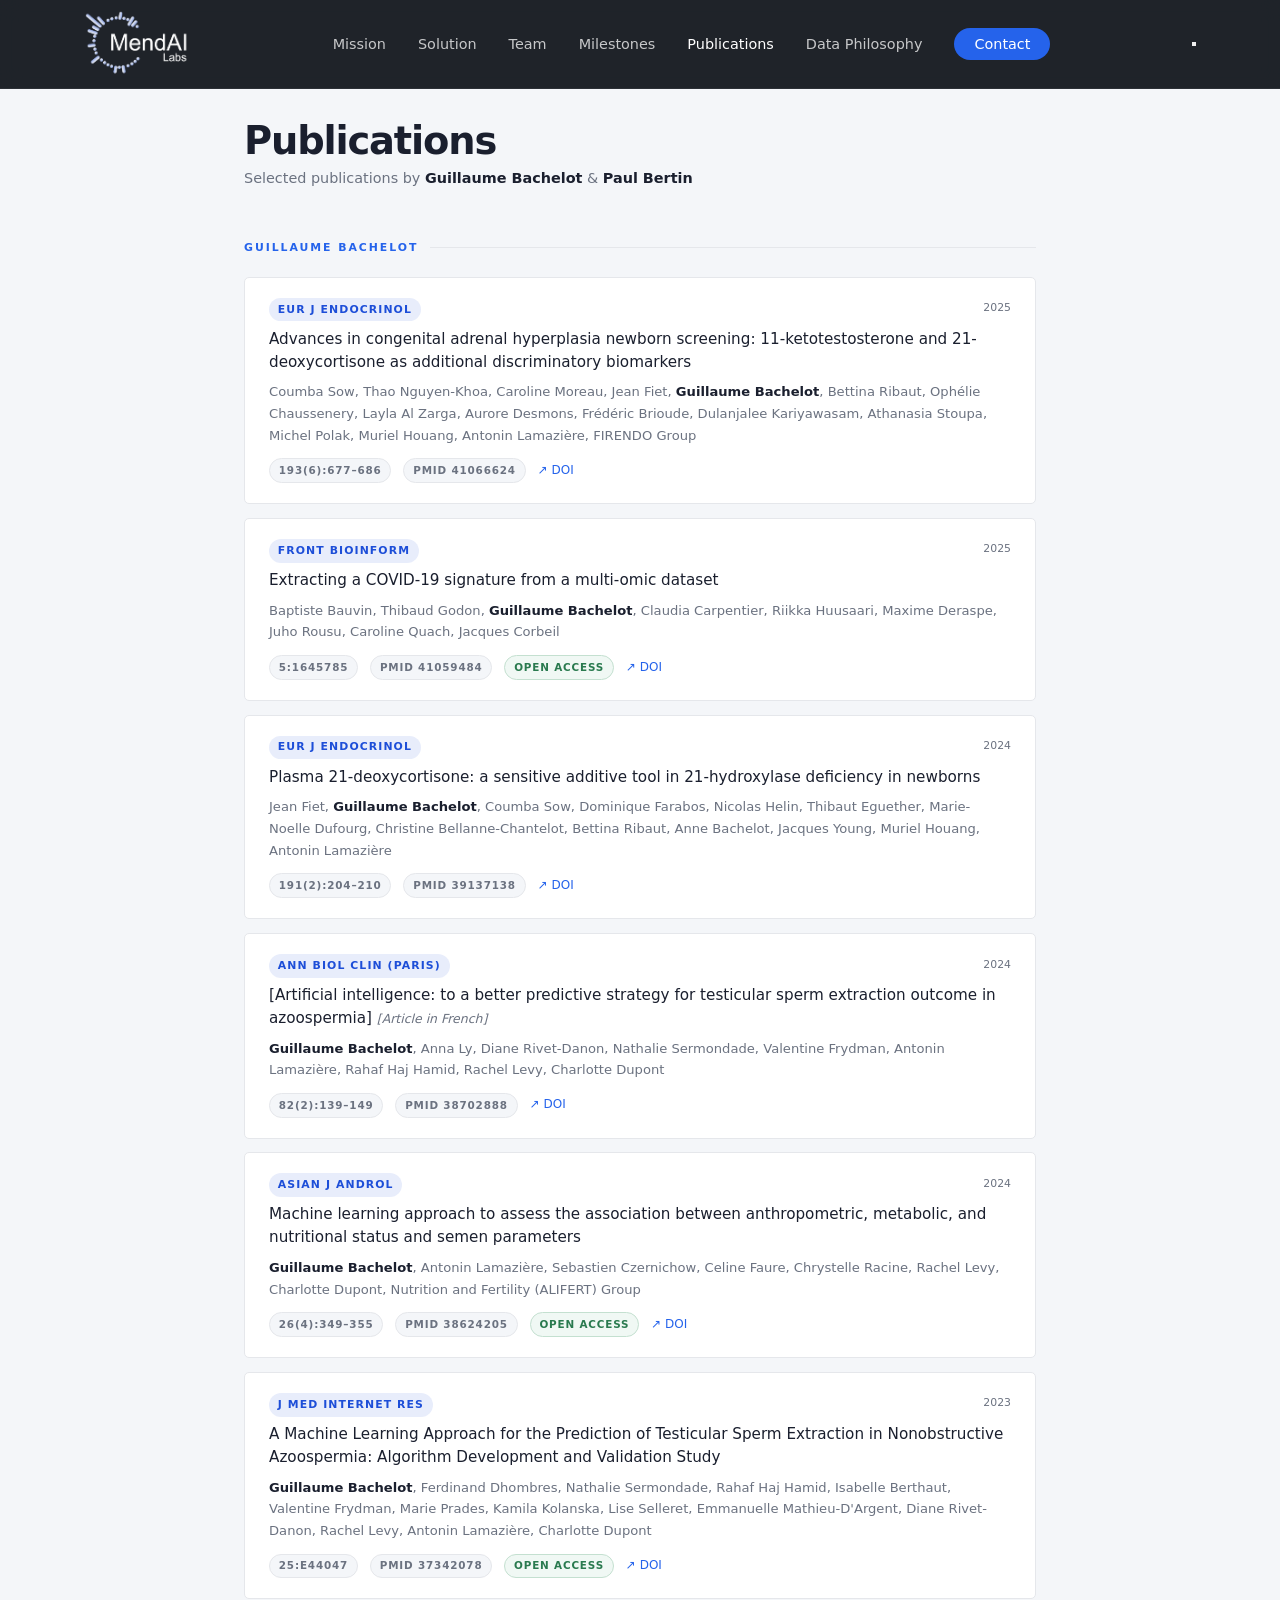
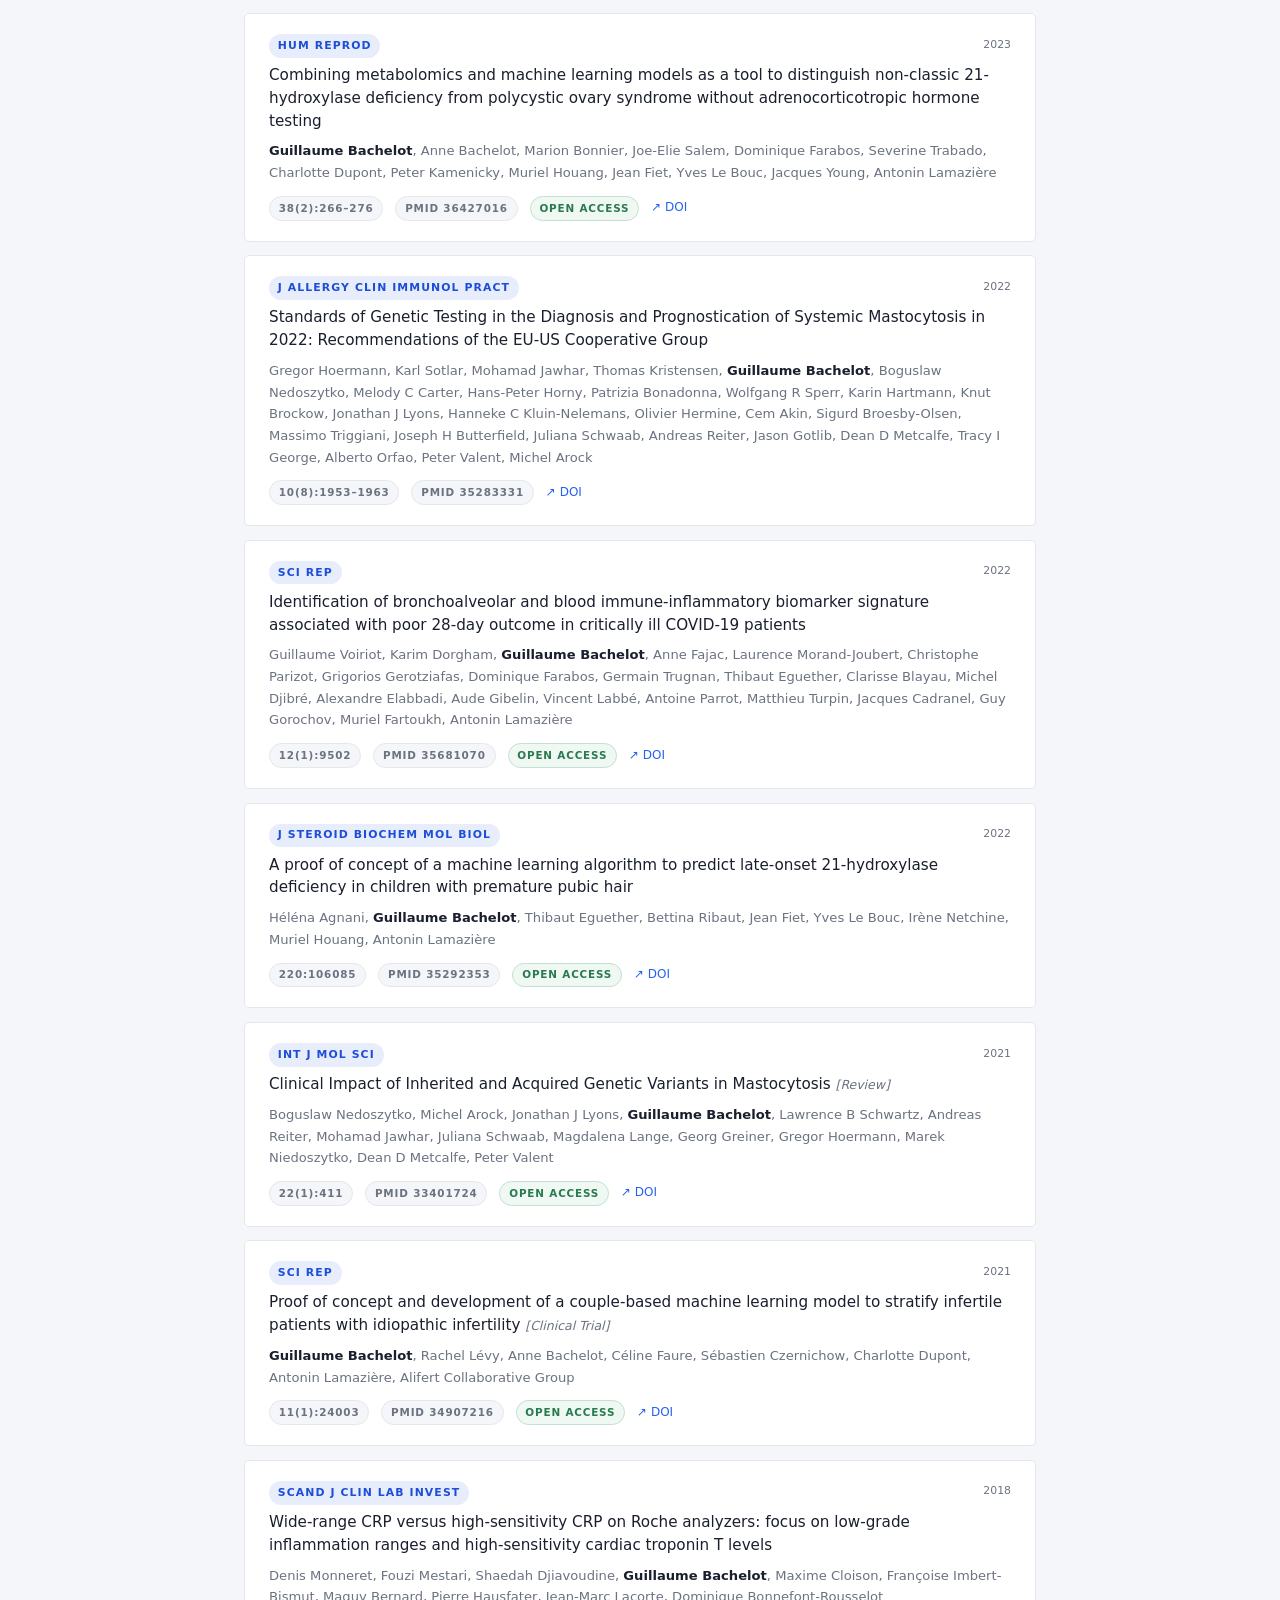
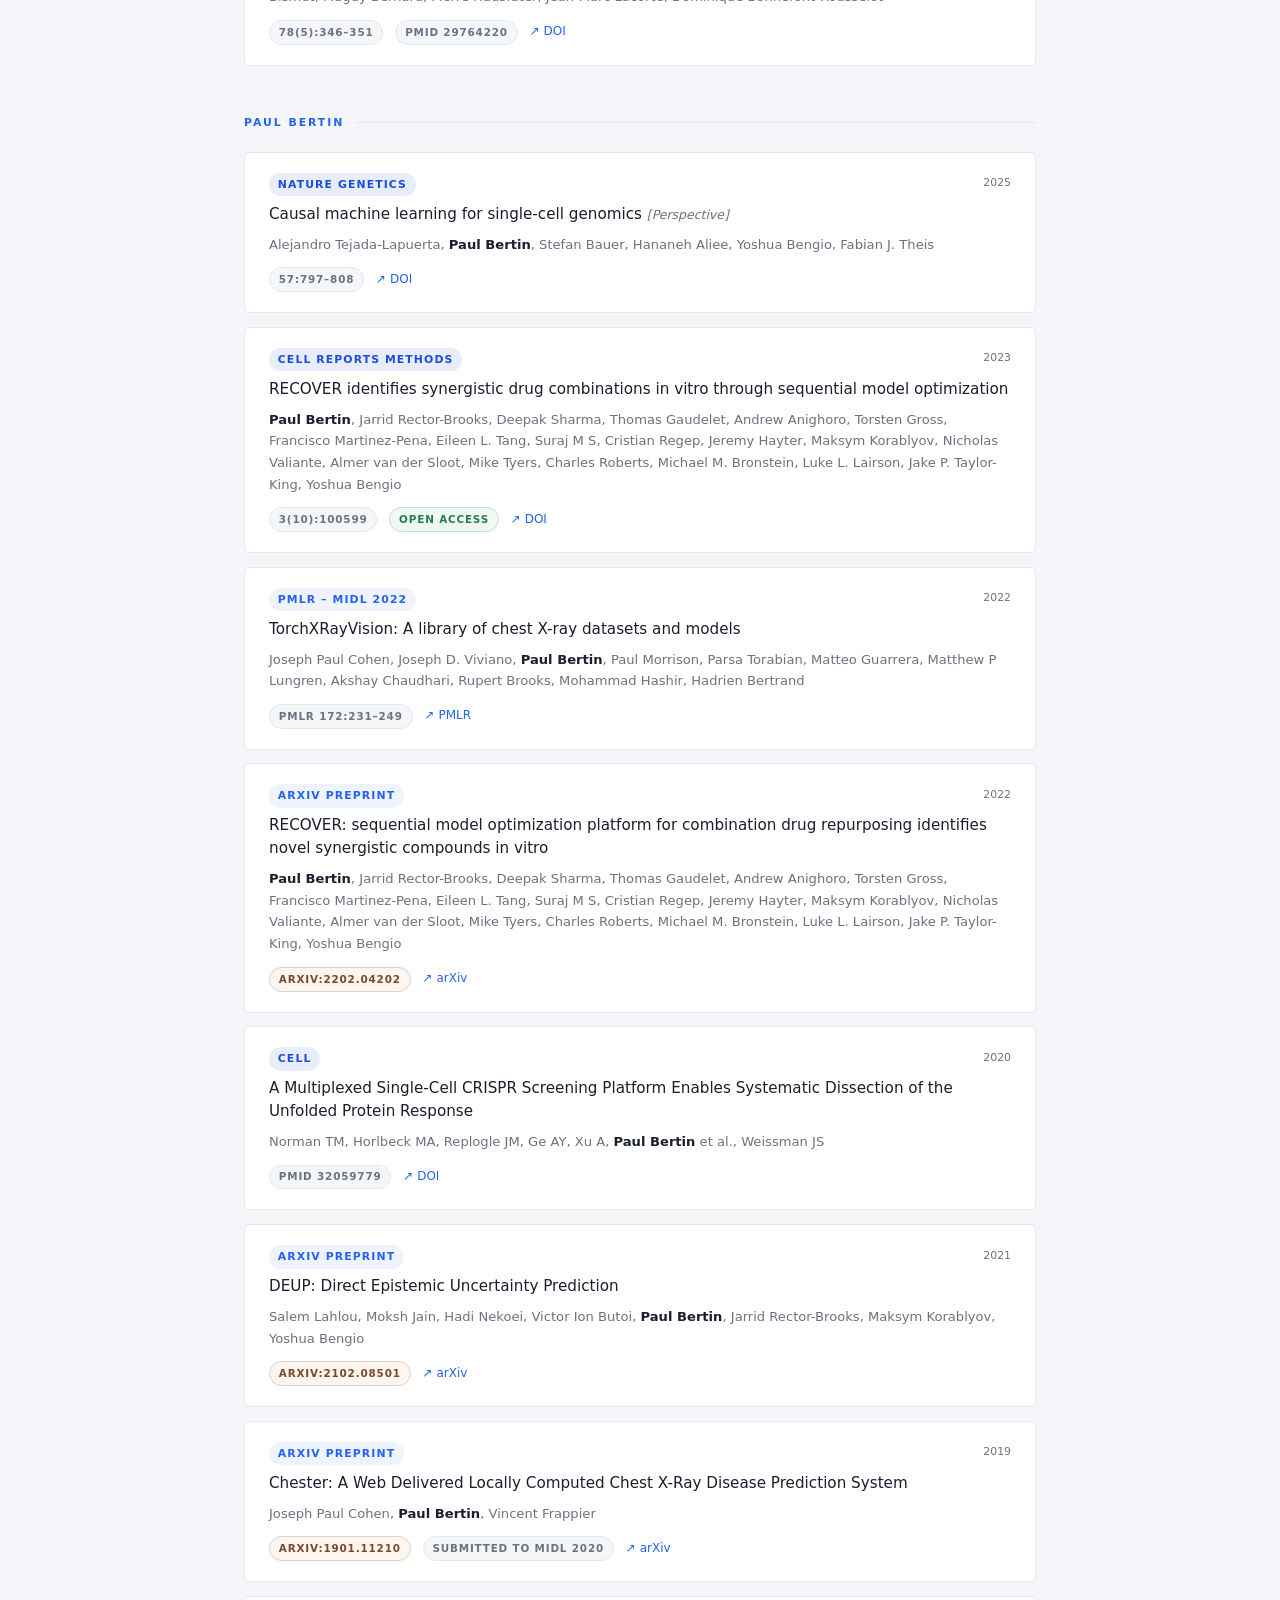
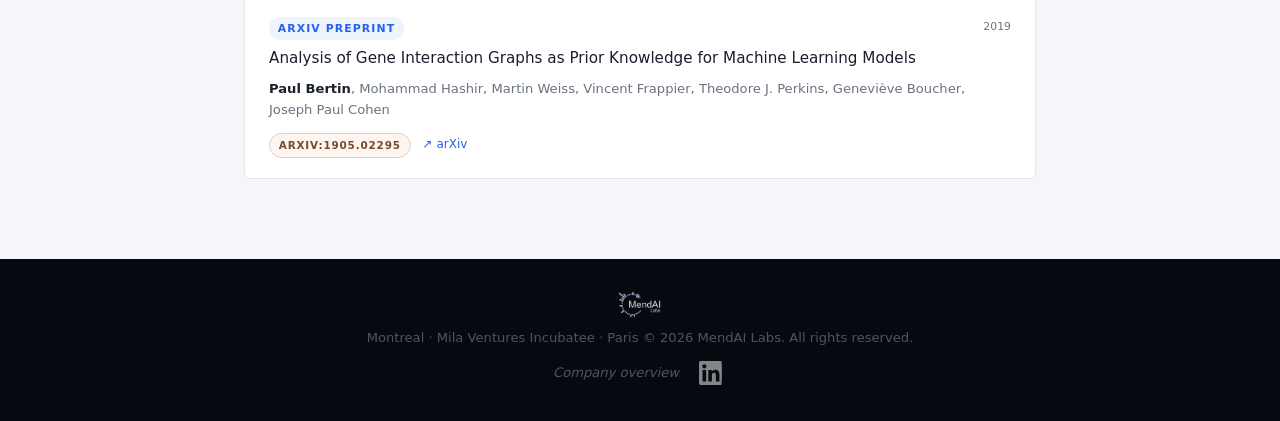
<file: publications.html>
<!DOCTYPE html>
<html lang="en">
<head>
  <meta charset="UTF-8" />
  <meta name="viewport" content="width=device-width, initial-scale=1.0" />
  <title>Publications — MendAI Labs</title>
  <link rel="stylesheet" href="assets/css/style.css" />
  <link rel="stylesheet" href="assets/css/animations.css" />
  <style>
    /* ---- Publications page overrides ---- */
    :root {
      --pub-bg:           var(--mid);
      --pub-surface:      var(--white);
      --pub-ink:          var(--text);
      --pub-muted:        var(--text-muted);
      --pub-accent:       var(--orange);
      --pub-blue:         var(--teal);
      --pub-border:       var(--border);
      --pub-accent-light: rgba(37,99,235,.08);
      --pub-blue-light:   rgba(29,78,216,.1);
    }

    .pub-page-body { font-family: var(--font); background: var(--mid); }

    .pub-content { padding: 120px 4rem 5rem; max-width: 920px; margin: 0 auto; }

    .pub-content h1 {
      font-size: 2.4rem;
      font-weight: 800;
      letter-spacing: -0.03em;
      margin-bottom: 0.3rem;
      color: var(--text);
    }

    .pub-subtitle { color: var(--pub-muted); font-size: 0.9rem; margin-bottom: 3rem; }
    .pub-subtitle strong { color: var(--pub-ink); }

    .pub-section-block { margin-top: 3rem; }

    .pub-section-label {
      font-size: 0.68rem;
      font-weight: 600;
      letter-spacing: 0.18em;
      text-transform: uppercase;
      color: var(--pub-accent);
      margin-bottom: 1.25rem;
      display: flex;
      align-items: center;
      gap: 0.75rem;
    }
    .pub-section-label::after { content: ''; flex: 1; height: 1px; background: var(--pub-border); }

    .pub-list-new { display: flex; flex-direction: column; gap: 0.85rem; }

    .pub-card-new {
      background: var(--pub-surface);
      border: 1px solid var(--pub-border);
      border-radius: 5px;
      padding: 1.25rem 1.5rem;
      transition: border-color 0.2s, box-shadow 0.2s;
    }
    .pub-card-new:hover { border-color: var(--pub-accent); box-shadow: 0 4px 20px rgba(37,99,235,0.1); }

    .pub-card-top { display: flex; justify-content: space-between; align-items: flex-start; gap: 1rem; margin-bottom: 0.4rem; }

    .pub-journal-tag {
      font-size: 0.68rem;
      font-weight: 600;
      letter-spacing: 0.1em;
      text-transform: uppercase;
      color: var(--pub-blue);
      background: var(--pub-blue-light);
      padding: 0.18rem 0.55rem;
      border-radius: 100px;
      white-space: nowrap;
    }
    .pub-journal-tag.orange { color: var(--pub-accent); background: var(--pub-accent-light); }

    .pub-year-tag { font-size: 0.68rem; font-weight: 500; color: var(--pub-muted); white-space: nowrap; padding-top: 0.1rem; }

    .pub-title-new { font-size: 0.95rem; font-weight: 500; line-height: 1.5; margin-bottom: 0.5rem; color: var(--pub-ink); }

    .pub-authors-new { font-size: 0.82rem; color: var(--pub-muted); line-height: 1.65; }
    .pub-authors-new b { color: var(--pub-ink); font-weight: 600; }

    .pub-meta-new { display: flex; align-items: center; gap: 0.75rem; margin-top: 0.75rem; flex-wrap: wrap; }

    .pub-badge {
      font-size: 0.65rem;
      font-weight: 600;
      letter-spacing: 0.08em;
      text-transform: uppercase;
      background: var(--pub-bg);
      border: 1px solid var(--pub-border);
      border-radius: 100px;
      padding: 0.18rem 0.55rem;
      color: var(--pub-muted);
    }
    .pub-badge.oa  { color: #2a7a4f; border-color: #c4e0d0; background: #f0f8f4; }
    .pub-badge.pre { color: #7a4a2a; border-color: #e0d0c4; background: #fdf5f0; }

    .pub-link-new {
      font-size: 0.75rem;
      color: var(--pub-accent);
      text-decoration: none;
      display: inline-flex;
      align-items: center;
      gap: 0.25rem;
      transition: opacity 0.2s;
    }
    .pub-link-new:hover { opacity: 0.7; text-decoration: underline; }

    em.note { font-size: 0.78rem; color: var(--pub-muted); font-style: italic; }

    @media (max-width: 600px) { .pub-content { padding: 110px 1.25rem 3rem; } }
  </style>
</head>
<body class="pub-page-body">
  <div id="scroll-progress"></div>

  <!-- NAV -->
  <nav class="nav">
    <div class="nav-inner">
      <a href="index.html" class="nav-logo">
        <img src="assets/images/logo.png" alt="MendAI Labs" class="nav-logo-img"
             onerror="this.style.display='none';this.nextElementSibling.style.display='flex'" />
        <span class="nav-logo-fallback"><span class="logo-dot"></span>MendAI <strong>Labs</strong></span>
      </a>
      <ul class="nav-links">
        <li><a href="index.html#mission">Mission</a></li>
        <li><a href="index.html#solution">Solution</a></li>
        <li><a href="index.html#team">Team</a></li>
        <li><a href="index.html#milestones">Milestones</a></li>
        <li><a href="publications.html" class="active">Publications</a></li>
        <li><a href="mendai_data_excellence_section.html">Data Philosophy</a></li>
        <li><a href="index.html#contact" class="btn-nav">Contact</a></li>
      </ul>
    </div>
  </nav>

  <!-- PUBLICATIONS CONTENT -->
  <div class="pub-content">
    <h1>Publications</h1>
    <p class="pub-subtitle">Selected publications by <strong>Guillaume Bachelot</strong> &amp; <strong>Paul Bertin</strong></p>

    <!-- Cards injected here by publications.js -->
    <div id="pub-root"></div>
  </div>

  <!-- FOOTER -->
  <footer class="footer">
    <div class="footer-inner">
      <span class="nav-logo">
        <img src="assets/images/logo.png" alt="MendAI Labs" class="nav-logo-img footer-logo-img"
             onerror="this.style.display='none';this.nextElementSibling.style.display='flex'" />
        <span class="nav-logo-fallback"><span class="logo-dot"></span>MendAI <strong>Labs</strong></span>
      </span>
      <p>Montreal · Mila Ventures Incubatee · Paris © 2026 MendAI Labs. All rights reserved.</p>
      <div class="footer-bottom">
        <p class="footer-disclaimer">Company overview</p>
        <a href="https://www.linkedin.com/company/mendai-labs/posts/?feedView=all" target="_blank" rel="noopener" class="footer-social">
          <svg xmlns="http://www.w3.org/2000/svg" width="24" height="24" viewBox="0 0 24 24" fill="currentColor">
            <path d="M20.447 20.452h-3.554v-5.569c0-1.328-.027-3.037-1.852-3.037-1.853 0-2.136 1.445-2.136 2.939v5.667H9.351V9h3.414v1.561h.046c.477-.9 1.637-1.85 3.37-1.85 3.601 0 4.267 2.37 4.267 5.455v6.286zM5.337 7.433c-1.144 0-2.063-.926-2.063-2.065 0-1.138.92-2.063 2.063-2.063 1.14 0 2.064.925 2.064 2.063 0 1.139-.925 2.065-2.064 2.065zm1.782 13.019H3.555V9h3.564v11.452zM22.225 0H1.771C.792 0 0 .774 0 1.729v20.542C0 23.227.792 24 1.771 24h20.451C23.2 24 23.2 0 22.225 0z"/>
          </svg>
        </a>
      </div>
    </div>
  </footer>

  <script src="assets/js/main.js"></script>
  <script src="assets/data/publications-data.js"></script>
  <script src="assets/js/publications.js"></script>
</body>
</html>
</file>
<file: assets/css/style.css>
/* =====================================================
   MendAI Labs — Website Stylesheet
   ===================================================== */

/* --- Reset & Base --- */
*, *::before, *::after { box-sizing: border-box; margin: 0; padding: 0; }

:root {
  --orange:     #2563EB;
  --orange-lt:  #60A5FA;
  --teal:       #1D4ED8;
  --dark:       #0D1117;
  --dark-2:     #161B24;
  --dark-3:     #1E2530;
  --mid:        #F4F6F9;
  --white:      #FFFFFF;
  --text:       #1A1F2E;
  --text-muted: #6B7280;
  --border:     #E5E7EB;
  --radius:     12px;
  --radius-lg:  20px;
  --shadow:     0 4px 24px rgba(0,0,0,.08);
  --shadow-md:  0 8px 40px rgba(0,0,0,.12);
  --font:       'Inter', system-ui, -apple-system, sans-serif;
}

html {
  scroll-behavior: smooth;
  overflow-x: hidden;
}

body {
  font-family: var(--font);
  color: var(--text);
  background: var(--white);
  line-height: 1.65;
  font-size: 16px;
  overflow-x: hidden;
  max-width: 100%;
}

/* --- Typography --- */
h1 { font-size: clamp(2rem, 5vw, 3.4rem); font-weight: 800; line-height: 1.1; }
h2 { font-size: clamp(1.6rem, 3.5vw, 2.4rem); font-weight: 700; line-height: 1.2; }
h3 { font-size: 1.15rem; font-weight: 700; }
p  { color: var(--text-muted); }

.accent { color: var(--orange); }

/* --- Layout helpers --- */
.container {
  max-width: 1160px;
  margin: 0 auto;
  padding: 0 24px;
}
.center { text-align: center; }
.section-light { background: var(--white); }
.section-dark  { background: var(--dark);  color: var(--white); }
.section-mid   { background: var(--mid); }

section { padding: 96px 0; }

.section-header { margin-bottom: 56px; }
.section-header h2 { margin: 12px 0 16px; }
.section-intro { max-width: 680px; margin: 0 auto; font-size: 1.05rem; }

/* --- Section tags --- */
.section-tag {
  display: inline-block;
  font-size: 0.75rem;
  font-weight: 700;
  letter-spacing: .12em;
  text-transform: uppercase;
  color: var(--orange);
  background: rgba(37,99,235,.1);
  border-radius: 100px;
  padding: 4px 14px;
}
.section-tag-dark {
  display: inline-block;
  font-size: 0.75rem;
  font-weight: 700;
  letter-spacing: .12em;
  text-transform: uppercase;
  color: var(--orange-lt);
  background: rgba(37,99,235,.15);
  border-radius: 100px;
  padding: 4px 14px;
}

/* =====================================================
   NAV
   ===================================================== */
.nav {
  position: fixed;
  top: 0; left: 0; right: 0;
  z-index: 100;
  background: rgba(13,17,23,.92);
  backdrop-filter: blur(12px);
  border-bottom: 1px solid rgba(255,255,255,.06);
}
.nav-inner {
  max-width: 1160px;
  margin: 0 auto;
  padding: 0 24px;
  height: 88px;
  display: flex;
  align-items: center;
  justify-content: space-between;
}
.nav-logo {
  display: flex;
  align-items: center;
  gap: 10px;
  font-size: 1.45rem;
  font-weight: 700;
  color: var(--white);
  text-decoration: none;
}
.logo-dot {
  width: 13px; height: 13px;
  border-radius: 50%;
  background: var(--orange);
  display: inline-block;
}
/* Logo image in nav & footer */
.nav-logo-img {
  height: 68px;
  width: auto;
  display: block;
  object-fit: contain;
}
.footer-logo-img { height: 28px; opacity: .85; }
/* Fallback text — hidden by default, shown via onerror */
.nav-logo-fallback { display: none; align-items: center; gap: 8px; }
.nav-links {
  list-style: none;
  display: flex;
  align-items: center;
  gap: 32px;
}
.nav-links a {
  color: rgba(255,255,255,.75);
  text-decoration: none;
  font-size: 0.9rem;
  font-weight: 500;
  transition: color .2s;
}
.nav-links a:hover { color: var(--white); }
.btn-nav {
  background: var(--orange) !important;
  color: var(--white) !important;
  padding: 8px 20px;
  border-radius: 100px;
  transition: background .2s !important;
}
.btn-nav:hover { background: var(--orange-lt) !important; }

/* =====================================================
   HERO
   ===================================================== */
.hero {
  background:
    linear-gradient(rgba(10,10,20,.82), rgba(10,10,20,.82)),
    url('../images/bg.png') center center / cover no-repeat;
  color: var(--white);
  padding: 184px 0 96px;
}
.hero-inner { position: relative; z-index: 1; }
.hero-inner {
  max-width: 1160px;
  margin: 0 auto;
  padding: 0 24px;
  display: grid;
  grid-template-columns: 1fr 1fr;
  gap: 64px;
  align-items: center;
}
.hero-eyebrow {
  font-size: 0.78rem;
  font-weight: 700;
  letter-spacing: .14em;
  text-transform: uppercase;
  color: var(--orange);
  margin-bottom: 16px;
}
.hero h1 { color: var(--white); margin-bottom: 24px; }
.hero-sub {
  font-size: 1.1rem;
  color: rgba(255,255,255,.65);
  max-width: 480px;
  margin-bottom: 36px;
}
.hero-cta { display: flex; gap: 16px; flex-wrap: wrap; }

.btn-primary {
  display: inline-block;
  background: var(--orange);
  color: var(--white);
  padding: 14px 28px;
  border-radius: 100px;
  font-weight: 700;
  font-size: 0.95rem;
  text-decoration: none;
  transition: background .2s, transform .15s;
}
.btn-primary:hover { background: var(--orange-lt); transform: translateY(-1px); }
.btn-primary.btn-large { padding: 18px 40px; font-size: 1.05rem; }

.btn-ghost {
  display: inline-block;
  border: 2px solid rgba(255,255,255,.25);
  color: rgba(255,255,255,.85);
  padding: 14px 28px;
  border-radius: 100px;
  font-weight: 600;
  font-size: 0.95rem;
  text-decoration: none;
  transition: border-color .2s, color .2s;
}
.btn-ghost:hover { border-color: var(--white); color: var(--white); }

.hero-visual {
  display: flex;
  flex-direction: column;
  gap: 16px;
}
.hero-card {
  background: rgba(255,255,255,.06);
  border: 1px solid rgba(255,255,255,.1);
  border-radius: var(--radius);
  padding: 24px;
  display: flex;
  align-items: center;
  gap: 20px;
  transition: border-color .2s;
}
.hero-card:hover { border-color: var(--orange); }
.hero-card-icon { font-size: 1.6rem; }
.hero-card-stat {
  font-size: 1.4rem;
  font-weight: 800;
  color: var(--white);
  margin: 0;
}
.hero-card-label {
  font-size: 0.82rem;
  color: rgba(255,255,255,.5);
  margin: 0;
}

/* =====================================================
   MISSION
   ===================================================== */
.mission-grid {
  display: grid;
  grid-template-columns: 1fr 1fr;
  gap: 64px;
  align-items: start;
}
.mission-left .section-tag { margin-bottom: 16px; display: block; }
.mission-left h2 { margin-bottom: 24px; }
.mission-left p { margin-bottom: 16px; }
.team-pub-link {
  color: var(--orange);
  text-decoration: none;
  font-weight: 600;
  white-space: nowrap;
  border-bottom: 1px solid transparent;
  transition: border-color .2s;
}
.team-pub-link:hover { border-color: var(--orange); }

.pull-quote {
  border-left: 3px solid var(--orange);
  padding: 16px 20px;
  margin-top: 28px;
  font-style: italic;
  color: var(--text);
  font-size: 1rem;
  background: rgba(37,99,235,.05);
  border-radius: 0 var(--radius) var(--radius) 0;
}

.problem-box {
  background: var(--mid);
  border-radius: var(--radius-lg);
  padding: 32px;
  margin-bottom: 24px;
}
.problem-box h3 { margin-bottom: 20px; color: var(--text); }
.problem-item {
  display: flex;
  gap: 16px;
  margin-bottom: 20px;
}
.problem-item:last-child { margin-bottom: 0; }
.problem-icon { font-size: 1.4rem; flex-shrink: 0; margin-top: 2px; }
.problem-item strong { display: block; color: var(--text); margin-bottom: 4px; }
.problem-item p { font-size: 0.9rem; margin: 0; }

.stat-row { display: flex; gap: 16px; }

/* =====================================================
   VISION
   ===================================================== */
.vision {
  padding: 72px 0;
}
.vision-statement {
  font-size: 1.5rem;
  line-height: 1.7;
  font-weight: 600;
  color: var(--text);
  max-width: 900px;
  margin: 0 auto;
}
.stat-box {
  flex: 1;
  background: var(--dark);
  color: var(--white);
  border-radius: var(--radius);
  padding: 24px;
  text-align: center;
}
.stat-number { font-size: 1.7rem; font-weight: 800; color: var(--orange); margin-bottom: 6px; }
.stat-desc { font-size: 0.82rem; color: rgba(255,255,255,.6); margin: 0; }

/* =====================================================
   DATA PHILOSOPHY TEASER
   ===================================================== */
.data-phil-grid {
  display: grid;
  grid-template-columns: repeat(3, 1fr);
  gap: 24px;
  margin-top: 48px;
}
.data-phil-card {
  border: 1px solid var(--border);
  border-radius: var(--radius-lg);
  padding: 32px 28px;
  transition: border-color .2s, box-shadow .2s;
}
.data-phil-card:hover {
  border-color: var(--orange);
  box-shadow: 0 4px 24px rgba(37,99,235,.08);
}
.data-phil-num {
  font-size: 0.7rem;
  font-weight: 700;
  letter-spacing: .15em;
  color: var(--orange);
  margin-bottom: 16px;
  font-family: 'Courier New', monospace;
}
.data-phil-card h4 {
  font-size: 1.1rem;
  font-weight: 700;
  color: var(--text);
  margin-bottom: 12px;
}
.data-phil-card p { font-size: 0.9rem; line-height: 1.7; margin: 0; }
.data-phil-cta {
  text-align: center;
  margin-top: 40px;
}
.data-phil-link {
  display: inline-block;
  font-size: 0.9rem;
  font-weight: 600;
  color: var(--orange);
  text-decoration: none;
  border-bottom: 1px solid transparent;
  transition: border-color .2s;
}
.data-phil-link:hover { border-color: var(--orange); }

/* =====================================================
   SOLUTION
   ===================================================== */
.solution h2 { color: var(--white); }
.solution .section-intro { color: rgba(255,255,255,.65); }
.solution .section-tag-dark { margin-bottom: 16px; }

/* ── Cycle diagram ──────────────────────────────────── */
.cycle-diagram {
  position: relative;
  width: 480px;
  height: 530px;
  margin: 48px auto 16px;
  overflow: visible;
}
.cycle-svg {
  position: absolute;
  inset: 0;
  width: 100%;
  height: 100%;
}
/* Node = icon + label, centered on its circle position */
.cycle-node {
  position: absolute;
  display: flex;
  flex-direction: column;
  align-items: center;
  gap: 8px;
  transform: translate(-50%, -50%);
}
/* Cardinal positions matching SVG viewBox 480×480, r=155 */
.cycle-top    { left: 50%;    top: 17.7%; } /* (240, 85)  */
.cycle-right  { left: 82.3%; top: 50%;   } /* (395, 240) */
.cycle-bottom { left: 50%;   top: 82.3%; } /* (240, 395) */
.cycle-left   { left: 17.7%; top: 50%;   } /* (85,  240) */

.wf-icon {
  width: 64px; height: 64px;
  border-radius: 50%;
  display: flex; align-items: center; justify-content: center;
  font-weight: 900;
  font-size: 1.3rem;
  color: var(--white);
  flex-shrink: 0;
  box-shadow: 0 4px 20px rgba(0,0,0,.4);
}
.genesis-icon    { background: linear-gradient(135deg, #6B46C1, #9F7AEA); }
.instrument-icon { background: linear-gradient(135deg, #374151, #6B7280); }
.prism-icon      { background: linear-gradient(135deg, #1D4ED8, #60A5FA); }
.helix-icon      { background: linear-gradient(135deg, #1E40AF, var(--orange)); }

.cycle-label {
  text-align: center;
  font-size: 0.78rem;
  font-weight: 700;
  color: rgba(255,255,255,.8);
  line-height: 1.35;
  white-space: nowrap;
}
.cycle-label small {
  display: block;
  font-weight: 400;
  color: rgba(255,255,255,.4);
  font-size: 0.72rem;
}

/* Module cards */
.modules {
  display: grid;
  grid-template-columns: repeat(3, 1fr);
  gap: 24px;
}
.module-card {
  background: rgba(255,255,255,.05);
  border: 1px solid rgba(255,255,255,.1);
  border-radius: var(--radius-lg);
  padding: 32px;
  transition: border-color .2s, transform .2s;
}
.module-card:hover {
  border-color: var(--orange);
  transform: translateY(-3px);
}
.module-card-highlight {
  border-color: rgba(37,99,235,.4);
  background: rgba(37,99,235,.07);
}
.module-card h3 { color: var(--white); margin: 16px 0 8px; }
.module-tag { font-size: 0.9rem; color: rgba(255,255,255,.5); margin-bottom: 16px; }
.module-card ul {
  padding-left: 18px;
  margin-bottom: 24px;
}
.module-card li {
  font-size: 0.9rem;
  color: rgba(255,255,255,.65);
  margin-bottom: 8px;
}
.module-card li strong { color: var(--white); }

/* Module logo in cycle diagram icons */
.module-logo-img {
  width: 100%;
  height: 100%;
  object-fit: contain;
  padding: 10px;
  display: block;
}
/* Fallback letter when image missing */
.wf-icon.icon-fallback::after {
  content: attr(data-fallback);
  font-weight: 900;
  font-size: 1.3rem;
  color: var(--white);
}

/* Logo in module badge (top of card) */
.module-badge {
  display: inline-flex;
  align-items: center;
  font-size: 0.72rem;
  font-weight: 800;
  letter-spacing: .1em;
  padding: 8px 16px;
  border-radius: 100px;
  min-height: 48px;
}
.badge-logo-img {
  height: 36px;
  width: auto;
  object-fit: contain;
  display: block;
}
.badge-name {
  margin-left: 10px;
  font-size: 0.8rem;
  font-weight: 800;
  letter-spacing: .1em;
}
.prism-badge   { background: rgba(96,165,250,.15); color: #60A5FA; }
.helix-badge   { background: rgba(37,99,235,.2);  color: var(--orange-lt); }
.genesis-badge { background: rgba(159,122,234,.2); color: #C4B5FD; }

.module-value {
  font-size: 0.85rem;
  color: rgba(255,255,255,.5);
  border-top: 1px solid rgba(255,255,255,.08);
  padding-top: 16px;
}
.value-chip {
  display: inline-block;
  background: rgba(37,99,235,.2);
  color: var(--orange-lt);
  font-weight: 700;
  padding: 2px 10px;
  border-radius: 100px;
  font-size: 0.82rem;
  margin-right: 6px;
}

/* Footnote marks (superscript asterisk) */
.footnote-mark {
  font-size: 0.65em;
  vertical-align: super;
  color: var(--orange-lt);
  margin-left: 1px;
}

/* Hero footnote (below the cards) */
.hero-footnote {
  font-size: 0.72rem;
  color: rgba(255,255,255,.35);
  margin-top: 12px;
  text-align: center;
  font-style: italic;
}

/* Modules footnote (below the 3 module cards) */
.modules-footnote {
  font-size: 0.75rem;
  color: rgba(255,255,255,.35);
  text-align: center;
  margin-top: 20px;
  font-style: italic;
}
.modules-footnote a {
  color: rgba(255,255,255,.45);
  text-underline-offset: 2px;
}
.modules-footnote a:hover { color: rgba(255,255,255,.7); }

.pilot-banner {
  margin-top: 32px;
  background: rgba(29,78,216,.12);
  border: 1px solid rgba(29,78,216,.3);
  border-radius: var(--radius);
  padding: 20px 28px;
  text-align: center;
}
.pilot-banner p {
  color: rgba(255,255,255,.8);
  margin: 0;
}
.pilot-banner strong { color: var(--white); }

/* =====================================================
   TEAM
   ===================================================== */
.founders {
  display: grid;
  grid-template-columns: 1fr 1fr;
  gap: 32px;
  margin-bottom: 72px;
}
.founder-card {
  background: var(--white);
  border: 1px solid var(--border);
  border-radius: var(--radius-lg);
  padding: 36px;
  box-shadow: var(--shadow);
}
.founder-avatar {
  width: 96px; height: 96px;
  border-radius: 50%;
  background: linear-gradient(135deg, var(--dark), var(--dark-3));
  color: var(--white);
  font-weight: 800;
  font-size: 1rem;
  display: flex; align-items: center; justify-content: center;
  margin-bottom: 20px;
  border: 3px solid var(--orange);
}
.founder-avatar.gb {
  background: linear-gradient(135deg, var(--teal), #1D7A7C);
}
.founder-avatar.photo {
  overflow: hidden;
  padding: 0;
}
.founder-avatar.photo img {
  width: 100%;
  height: 100%;
  object-fit: cover;
  object-position: top center;
  display: block;
}
.founder-card h3 { margin-bottom: 4px; }
.founder-title { font-size: 0.9rem; color: var(--orange); font-weight: 600; margin-bottom: 4px; }
.founder-affil { font-size: 0.8rem; color: var(--text-muted); margin-bottom: 16px; }
.founder-card p { font-size: 0.92rem; margin-bottom: 12px; }
.founder-italic { font-style: italic; font-size: 0.88rem !important; color: var(--text-muted) !important; }

.partners-title {
  font-size: 1.2rem;
  font-weight: 700;
  margin-bottom: 28px;
  text-align: center;
}
.partners-grid {
  display: grid;
  grid-template-columns: repeat(4, 1fr);
  gap: 20px;
  margin-bottom: 48px;
}
.partner-card {
  text-align: center;
  padding: 24px 16px;
  background: var(--mid);
  border-radius: var(--radius);
}
.partner-avatar {
  width: 52px; height: 52px;
  border-radius: 50%;
  background: var(--dark-3);
  color: var(--white);
  font-weight: 700;
  font-size: 0.75rem;
  display: flex; align-items: center; justify-content: center;
  margin: 0 auto 12px;
}
.partner-avatar.photo {
  overflow: hidden;
  padding: 0;
}
.partner-avatar.photo img {
  width: 100%;
  height: 100%;
  object-fit: cover;
  object-position: top center;
  display: block;
}
.partner-name { font-weight: 700; font-size: 0.9rem; color: var(--text); margin-bottom: 4px; }
.partner-role { font-size: 0.8rem; color: var(--text-muted); margin: 0; }

.backing-row {
  display: grid;
  grid-template-columns: repeat(3, 1fr);
  gap: 24px;
}
.backing-item {
  display: flex;
  gap: 16px;
  align-items: flex-start;
  background: var(--white);
  border: 1px solid var(--border);
  border-radius: var(--radius);
  padding: 20px;
}
.backing-icon { font-size: 1.6rem; flex-shrink: 0; }
.backing-item strong { display: block; color: var(--text); margin-bottom: 4px; }
.backing-item p { font-size: 0.85rem; margin: 0; }

/* =====================================================
   MILESTONES
   ===================================================== */
.milestones-timeline {
  display: grid;
  grid-template-columns: repeat(3, 1fr);
  gap: 40px;
  margin-bottom: 56px;
}
.timeline-node {
  position: relative;
  padding: 24px;
  border-radius: var(--radius);
  background: rgba(255,255,255,0.02);
  border: 1px solid rgba(255,255,255,0.08);
}
.timeline-year {
  font-size: 1.75rem;
  font-weight: 800;
  color: var(--orange);
  margin-bottom: 12px;
}
.timeline-dot {
  width: 14px;
  height: 14px;
  border-radius: 50%;
  background: var(--orange);
  margin: 12px auto 20px;
}
.timeline-content h4 {
  font-size: 0.95rem;
  font-weight: 700;
  margin-bottom: 12px;
  color: var(--text);
}
.timeline-content ul {
  list-style: none;
  padding: 0;
  font-size: 0.85rem;
  line-height: 1.6;
  color: var(--text-muted);
}
.timeline-content li {
  margin-bottom: 8px;
  padding-left: 14px;
  position: relative;
}
.timeline-content li:before {
  content: "·";
  position: absolute;
  left: 2px;
  color: var(--orange);
  font-weight: bold;
}

.market-banner {
  display: flex;
  gap: 0;
  border-radius: var(--radius-lg);
  overflow: hidden;
  box-shadow: var(--shadow-md);
}
.market-stat {
  flex: 1;
  background: var(--dark);
  padding: 36px 28px;
  text-align: center;
  border-right: 1px solid rgba(255,255,255,.06);
}
.market-stat:last-child { border-right: none; }
.market-num {
  font-size: 1.8rem;
  font-weight: 800;
  color: var(--orange);
  margin-bottom: 8px;
}
.market-label { font-size: 0.85rem; color: rgba(255,255,255,.55); margin: 0; }

/* =====================================================
   CONTACT
   ===================================================== */
.contact { padding: 112px 0; }
.contact h2 { color: var(--white); margin: 16px 0 20px; }
.contact-sub {
  color: rgba(255,255,255,.6);
  max-width: 520px;
  margin: 0 auto 36px;
}

/* =====================================================
   LOGOS / INSTITUTIONS
   ===================================================== */
.logos-section {
  background: rgba(255,255,255,0.02);
  border-top: 1px solid rgba(255,255,255,0.08);
  padding: 64px 0 48px;
}
.logos-title {
  text-align: center;
  font-size: 0.95rem;
  font-weight: 700;
  color: rgba(255,255,255,0.4);
  margin-bottom: 40px;
  letter-spacing: 1px;
  text-transform: uppercase;
}
.logos-grid {
  display: grid;
  grid-template-columns: repeat(auto-fit, minmax(120px, 1fr));
  gap: 32px;
  align-items: center;
  justify-items: center;
  max-width: 1000px;
  margin: 0 auto;
}
.logo-item {
  display: flex;
  align-items: center;
  justify-content: center;
  height: 80px;
}
.partner-logo {
  max-width: 100%;
  max-height: 100%;
  object-fit: contain;
  opacity: 0.7;
  transition: opacity 0.3s ease;
}
.logo-item:hover .partner-logo {
  opacity: 1;
}

/* =====================================================
   FOOTER
   ===================================================== */
.footer {
  background: #060A10;
  padding: 32px 24px;
}
.footer-inner {
  max-width: 1160px;
  margin: 0 auto;
  display: flex;
  flex-direction: column;
  align-items: center;
  gap: 8px;
  text-align: center;
}
.footer p {
  font-size: 0.82rem;
  color: rgba(255,255,255,.3);
}
.footer-disclaimer { font-style: italic; }
.footer .nav-logo { color: rgba(255,255,255,.7); font-size: 1rem; }

/* Social links for LinkedIn */
.social-link {
  display: inline-flex;
  align-items: center;
  justify-content: center;
  margin-left: 8px;
  transition: opacity 0.3s ease;
  vertical-align: middle;
}
.social-link:hover {
  opacity: 0.8;
}
.social-link svg {
  width: 20px;
  height: 20px;
}

/* Footer social link */
.footer-bottom {
  display: flex;
  align-items: center;
  gap: 16px;
  justify-content: center;
}
.footer-social {
  display: inline-flex;
  align-items: center;
  justify-content: center;
  color: rgba(255, 255, 255, 0.5);
  transition: color 0.3s ease;
  padding: 4px;
}
.footer-social:hover {
  color: #0A66C2;
}
.footer-social svg {
  width: 24px;
  height: 24px;
}

/* =====================================================
   RESPONSIVE
   ===================================================== */
@media (max-width: 900px) {
  .hero-inner       { grid-template-columns: 1fr; }
  .hero-visual      { display: none; }
  .mission-grid     { grid-template-columns: 1fr; }
  .data-phil-grid   { grid-template-columns: 1fr; }
  .modules          { grid-template-columns: 1fr; }
  .founders         { grid-template-columns: 1fr; }
  .partners-grid    { grid-template-columns: repeat(2, 1fr); }
  .backing-row      { grid-template-columns: 1fr; }
  .milestones-timeline { grid-template-columns: 1fr; }
  .logos-grid       { grid-template-columns: repeat(4, 1fr); }
  .market-banner    { flex-direction: column; }
  .nav-links        { display: none; }
}

@media (max-width: 600px) {
  section { padding: 64px 0; }
  .partners-grid { grid-template-columns: 1fr 1fr; }
  .stat-row      { flex-direction: column; }
  .logos-grid    { grid-template-columns: repeat(3, 1fr); gap: 16px; }
  .logo-item     { height: 60px; }
  .cycle-diagram { width: 300px; height: 300px; }
  .cycle-diagram .wf-icon { width: 44px; height: 44px; font-size: 1rem; }
  .cycle-diagram .cycle-label { font-size: 0.68rem; }
}

/* =====================================================
   PUBLICATIONS PAGE
   ===================================================== */

/* Active nav link on publications page */
.nav-links a.active {
  color: var(--white) !important;
}

/* Publications hero header */
.pub-hero {
  padding: 160px 0 80px;
}
.pub-hero h1 {
  margin: 12px 0 20px;
}
.pub-hero-sub {
  max-width: 620px;
  margin: 0 auto;
  font-size: 1.05rem;
  color: rgba(255,255,255,.65);
}

/* Publications section */
.publications {
  padding: 80px 0 120px;
}

/* Year group */
.pub-year-group {
  margin-bottom: 56px;
}
.pub-year-label {
  font-size: 0.75rem;
  font-weight: 700;
  letter-spacing: .12em;
  text-transform: uppercase;
  color: var(--orange);
  margin-bottom: 20px;
  padding-bottom: 12px;
  border-bottom: 1px solid var(--border);
}
.pub-list {
  display: flex;
  flex-direction: column;
  gap: 16px;
}

/* Publication card */
.pub-card {
  background: var(--white);
  border: 1px solid var(--border);
  border-radius: var(--radius);
  transition: box-shadow .2s, border-color .2s, transform .2s;
}
.pub-card:hover {
  box-shadow: var(--shadow-md);
  border-color: rgba(37,99,235,.25);
  transform: translateY(-2px);
}
.pub-card-inner {
  padding: 24px 28px;
}
.pub-meta {
  display: flex;
  align-items: center;
  gap: 8px;
  margin-bottom: 10px;
  font-size: 0.82rem;
  color: var(--text-muted);
}
.pub-journal {
  font-weight: 600;
  color: var(--orange);
}
.pub-dot {
  color: var(--border);
}
.pub-title {
  font-size: 1.05rem;
  font-weight: 700;
  line-height: 1.4;
  margin-bottom: 8px;
}
.pub-title a {
  color: var(--text);
  text-decoration: none;
  transition: color .2s;
}
.pub-title a:hover {
  color: var(--orange);
}
.pub-authors {
  font-size: 0.88rem;
  color: var(--text-muted);
  margin-bottom: 16px;
}
.pub-actions {
  display: flex;
  gap: 12px;
}
.pub-link {
  display: inline-flex;
  align-items: center;
  gap: 6px;
  font-size: 0.82rem;
  font-weight: 600;
  color: var(--orange);
  text-decoration: none;
  padding: 5px 12px;
  border: 1px solid rgba(37,99,235,.25);
  border-radius: 100px;
  transition: background .2s, color .2s;
}
.pub-link:hover {
  background: var(--orange);
  color: var(--white);
}

@media (max-width: 600px) {
  .pub-hero { padding: 130px 0 60px; }
  .pub-card-inner { padding: 18px 20px; }
}
</file>
<file: assets/css/animations.css>
/* =====================================================
   MendAI Labs — Animations & Enhanced Visuals
   ===================================================== */

/* ── Scroll-reveal ──────────────────────────────────── */
.reveal {
  opacity: 0;
  transform: translateY(40px);
  transition: opacity .7s cubic-bezier(.22,1,.36,1),
              transform .7s cubic-bezier(.22,1,.36,1);
}
.reveal.visible {
  opacity: 1;
  transform: translateY(0);
}

/* Directional variants */
.reveal-left {
  opacity: 0;
  transform: translateX(-48px);
  transition: opacity .7s cubic-bezier(.22,1,.36,1),
              transform .7s cubic-bezier(.22,1,.36,1);
}
.reveal-left.visible {
  opacity: 1;
  transform: translateX(0);
}

.reveal-right {
  opacity: 0;
  transform: translateX(48px);
  transition: opacity .7s cubic-bezier(.22,1,.36,1),
              transform .7s cubic-bezier(.22,1,.36,1);
}
.reveal-right.visible {
  opacity: 1;
  transform: translateX(0);
}

.reveal-scale {
  opacity: 0;
  transform: scale(.88);
  transition: opacity .7s cubic-bezier(.22,1,.36,1),
              transform .7s cubic-bezier(.22,1,.36,1);
}
.reveal-scale.visible {
  opacity: 1;
  transform: scale(1);
}

/* Heading clip-path reveal */
.reveal-clip {
  opacity: 0;
  clip-path: inset(0 100% 0 0);
  transition: opacity .01s,
              clip-path .8s cubic-bezier(.22,1,.36,1);
}
.reveal-clip.visible {
  opacity: 1;
  clip-path: inset(0 0% 0 0);
}

.reveal-delay-1 { transition-delay: .08s; }
.reveal-delay-2 { transition-delay: .16s; }
.reveal-delay-3 { transition-delay: .24s; }
.reveal-delay-4 { transition-delay: .32s; }
.reveal-delay-5 { transition-delay: .40s; }
.reveal-delay-6 { transition-delay: .52s; }

/* ── Hero enhancements ──────────────────────────────── */

/* Animated gradient mesh background */
.hero {
  position: relative;
  overflow: hidden;
}
.hero::before {
  content: '';
  position: absolute;
  inset: 0;
  background:
    radial-gradient(ellipse 60% 50% at 70% 40%, rgba(37,99,235,.18) 0%, transparent 70%),
    radial-gradient(ellipse 40% 60% at 20% 70%, rgba(29,78,216,.12) 0%, transparent 65%);
  pointer-events: none;
}

/* Gradient animated headline */
.hero h1 .accent {
  background: linear-gradient(90deg, var(--orange), #93C5FD, var(--teal), var(--orange));
  background-size: 300% 100%;
  -webkit-background-clip: text;
  -webkit-text-fill-color: transparent;
  background-clip: text;
  animation: gradient-shift 5s ease infinite;
}
@keyframes gradient-shift {
  0%   { background-position: 0% 50%; }
  50%  { background-position: 100% 50%; }
  100% { background-position: 0% 50%; }
}

/* Hero cards — static (no float animation) */

/* ── Nav ────────────────────────────────────────────── */
.nav {
  transition: box-shadow .3s;
}
.nav.scrolled {
  box-shadow: 0 2px 32px rgba(0,0,0,.4);
}
.nav-links a {
  position: relative;
}
.nav-links a::after {
  content: '';
  position: absolute;
  bottom: -4px; left: 0;
  width: 0; height: 2px;
  background: var(--orange);
  transition: width .25s;
}
.nav-links a:hover::after { width: 100%; }

/* ── Section tags — pulse ring ──────────────────────── */
.section-tag,
.section-tag-dark {
  position: relative;
}

/* ── Mission section ────────────────────────────────── */
.mission::before {
  content: '';
  position: absolute;
  top: -200px; right: -200px;
  width: 600px; height: 600px;
  border-radius: 50%;
  background: radial-gradient(circle, rgba(37,99,235,.06) 0%, transparent 70%);
  pointer-events: none;
}
.mission { position: relative; }

.problem-box {
  transition: box-shadow .3s, transform .3s;
}
.problem-box:hover {
  box-shadow: 0 8px 32px rgba(37,99,235,.12);
  transform: translateY(-2px);
}

.problem-item {
  transition: transform .2s;
}
.problem-item:hover { transform: translateX(4px); }

.stat-box {
  position: relative;
  overflow: hidden;
  transition: transform .2s;
}
.stat-box:hover { transform: scale(1.03); }
.stat-box::before {
  content: '';
  position: absolute;
  top: -50%; left: -50%;
  width: 200%; height: 200%;
  background: linear-gradient(45deg, transparent 30%, rgba(37,99,235,.1) 50%, transparent 70%);
  transform: translateX(-100%);
  transition: transform .6s;
}
.stat-box:hover::before { transform: translateX(100%); }

/* ── Solution section ───────────────────────────────── */
.solution {
  position: relative;
  overflow: hidden;
}
.solution::after {
  content: '';
  position: absolute;
  bottom: 0; left: 50%;
  transform: translateX(-50%);
  width: 80%; height: 1px;
  background: linear-gradient(90deg, transparent, rgba(37,99,235,.3), transparent);
}

/* Module card glow on hover */
.module-card {
  position: relative;
  overflow: hidden;
}
.module-card::before {
  content: '';
  position: absolute;
  inset: 0;
  border-radius: inherit;
  opacity: 0;
  background: radial-gradient(circle at var(--mx, 50%) var(--my, 50%), rgba(37,99,235,.15), transparent 60%);
  transition: opacity .3s;
  pointer-events: none;
}
.module-card:hover::before { opacity: 1; }

/* Workflow glow animation */
.wf-icon {
  box-shadow: 0 0 0 0 rgba(37,99,235,0);
  transition: box-shadow .3s, transform .2s;
}
.wf-icon:hover {
  transform: scale(1.1);
  box-shadow: 0 0 24px rgba(37,99,235,.5);
}

/* Spin animation on the cycle SVG feedback arc */
@keyframes pulse-orange {
  0%, 100% { opacity: 1; }
  50%       { opacity: .5; }
}
/* The orange dashed arcs pulse */
.cycle-svg .orange-arc {
  animation: pulse-orange 2.5s ease-in-out infinite;
}

/* SVG path draw-in animation */
.cycle-svg path,
.cycle-svg circle {
  stroke-dashoffset: var(--dash-len, 1000);
  transition: stroke-dashoffset 1.2s cubic-bezier(.22,1,.36,1);
}
.cycle-diagram.drawn .cycle-svg path,
.cycle-diagram.drawn .cycle-svg circle {
  stroke-dashoffset: 0;
}


/* Parallax wrapper for sections */
.parallax-bg {
  will-change: transform;
}

/* Section line separator animation */
.section-line {
  width: 0;
  height: 2px;
  background: linear-gradient(90deg, var(--orange), var(--teal));
  margin: 16px auto 0;
  transition: width 1s cubic-bezier(.22,1,.36,1);
  border-radius: 2px;
}
.section-header.visible .section-line,
.section-header .section-line.visible {
  width: 64px;
}

/* Section h2 — subtle zoom entrance */
.section-header h2 {
  transition: opacity .7s cubic-bezier(.22,1,.36,1),
              transform .7s cubic-bezier(.22,1,.36,1);
  opacity: 0;
  transform: scale(.96) translateY(12px);
}
.section-header.visible h2 {
  opacity: 1;
  transform: scale(1) translateY(0);
}

/* Section tag entrance */
.section-tag, .section-tag-dark {
  display: inline-block;
  opacity: 0;
  transform: translateY(-10px);
  transition: opacity .5s cubic-bezier(.22,1,.36,1),
              transform .5s cubic-bezier(.22,1,.36,1);
}
.section-header.visible .section-tag,
.section-header.visible .section-tag-dark {
  opacity: 1;
  transform: translateY(0);
}

/* Vision statement parallax container */
.vision {
  overflow: hidden;
}

/* Hover glow on cycle nodes */
.cycle-node .wf-icon {
  transition: transform .25s, box-shadow .25s;
}
.cycle-node:hover .wf-icon {
  transform: scale(1.12);
  box-shadow: 0 0 28px rgba(37,99,235,.55);
}
.cycle-node:hover .cycle-label {
  color: rgba(255,255,255,1);
}

/* ── Founders ───────────────────────────────────────── */
.founder-card {
  transition: box-shadow .3s, transform .3s;
  position: relative;
  overflow: hidden;
}
.founder-card::before {
  content: '';
  position: absolute;
  top: 0; left: 0; right: 0;
  height: 3px;
  background: linear-gradient(90deg, var(--orange), var(--teal));
  transform: scaleX(0);
  transform-origin: left;
  transition: transform .4s cubic-bezier(.22,1,.36,1);
}
.founder-card:hover {
  box-shadow: 0 16px 48px rgba(37,99,235,.15);
  transform: translateY(-4px);
}
.founder-card:hover::before { transform: scaleX(1); }

.founder-avatar {
  transition: transform .3s, box-shadow .3s;
}
.founder-card:hover .founder-avatar {
  transform: scale(1.08);
  box-shadow: 0 0 0 4px rgba(37,99,235,.25);
}

/* ── Partner cards ──────────────────────────────────── */
.partner-card {
  transition: box-shadow .25s, transform .25s;
}
.partner-card:hover {
  transform: translateY(-4px);
  box-shadow: 0 8px 24px rgba(0,0,0,.1);
}
.partner-avatar {
  transition: background .3s;
}
.partner-card:hover .partner-avatar {
  background: linear-gradient(135deg, var(--orange), #1E40AF);
}

/* ── Backing items ──────────────────────────────────── */
.backing-item {
  transition: border-color .25s, box-shadow .25s;
}
.backing-item:hover {
  border-color: var(--orange);
  box-shadow: 0 4px 20px rgba(37,99,235,.1);
}
.backing-icon {
  transition: transform .3s;
}
.backing-item:hover .backing-icon { transform: scale(1.15) rotate(-5deg); }

/* ── Milestones ─────────────────────────────────────── */
.milestone-item {
  transition: transform .2s;
}
.milestone-item:hover { transform: translateX(6px); }
.milestone-item:hover .m-dot {
  box-shadow: 0 0 10px rgba(22,163,74,.6);
}
.milestone-item:hover .upcoming-dot {
  box-shadow: 0 0 10px rgba(37,99,235,.6);
}

.market-stat {
  transition: background .3s;
}
.market-stat:hover { background: var(--dark-3); }
.market-num {
  transition: transform .2s;
}
.market-stat:hover .market-num { transform: scale(1.05); }

/* ── Buttons ────────────────────────────────────────── */
.btn-primary {
  position: relative;
  overflow: hidden;
}
.btn-primary::after {
  content: '';
  position: absolute;
  inset: 0;
  background: linear-gradient(120deg, transparent 0%, rgba(255,255,255,.15) 50%, transparent 100%);
  transform: translateX(-100%);
  transition: transform .4s;
}
.btn-primary:hover::after { transform: translateX(100%); }

/* ── Pull quote ─────────────────────────────────────── */
.pull-quote {
  transition: border-color .3s, background .3s;
}
.pull-quote:hover {
  border-color: var(--teal);
  background: rgba(29,78,216,.06);
}

/* ── Contact section ────────────────────────────────── */
.contact {
  position: relative;
  overflow: hidden;
}
.contact::before {
  content: '';
  position: absolute;
  top: -300px; left: 50%;
  transform: translateX(-50%);
  width: 800px; height: 800px;
  border-radius: 50%;
  background: radial-gradient(circle, rgba(37,99,235,.12) 0%, transparent 60%);
  pointer-events: none;
}

/* ── Pilot banner ───────────────────────────────────── */
.pilot-banner {
  animation: glow-border 3s ease-in-out infinite alternate;
}
@keyframes glow-border {
  from { box-shadow: 0 0 0 0 rgba(29,78,216,0); }
  to   { box-shadow: 0 0 20px rgba(29,78,216,.3); }
}

/* ── Scroll progress bar ────────────────────────────── */
#scroll-progress {
  position: fixed;
  top: 0; left: 0;
  width: 0%;
  height: 3px;
  background: linear-gradient(90deg, var(--orange), var(--teal));
  z-index: 200;
  transition: width .1s linear;
}

/* ── Smooth section separators ──────────────────────── */
.section-light,
.section-mid {
  position: relative;
}

/* ── Mouse-tracking glow on module cards ────────────── */
/* (handled via JS) */

/* =====================================================
   Interactive JS helpers (added via script)
   ===================================================== */
</file>
